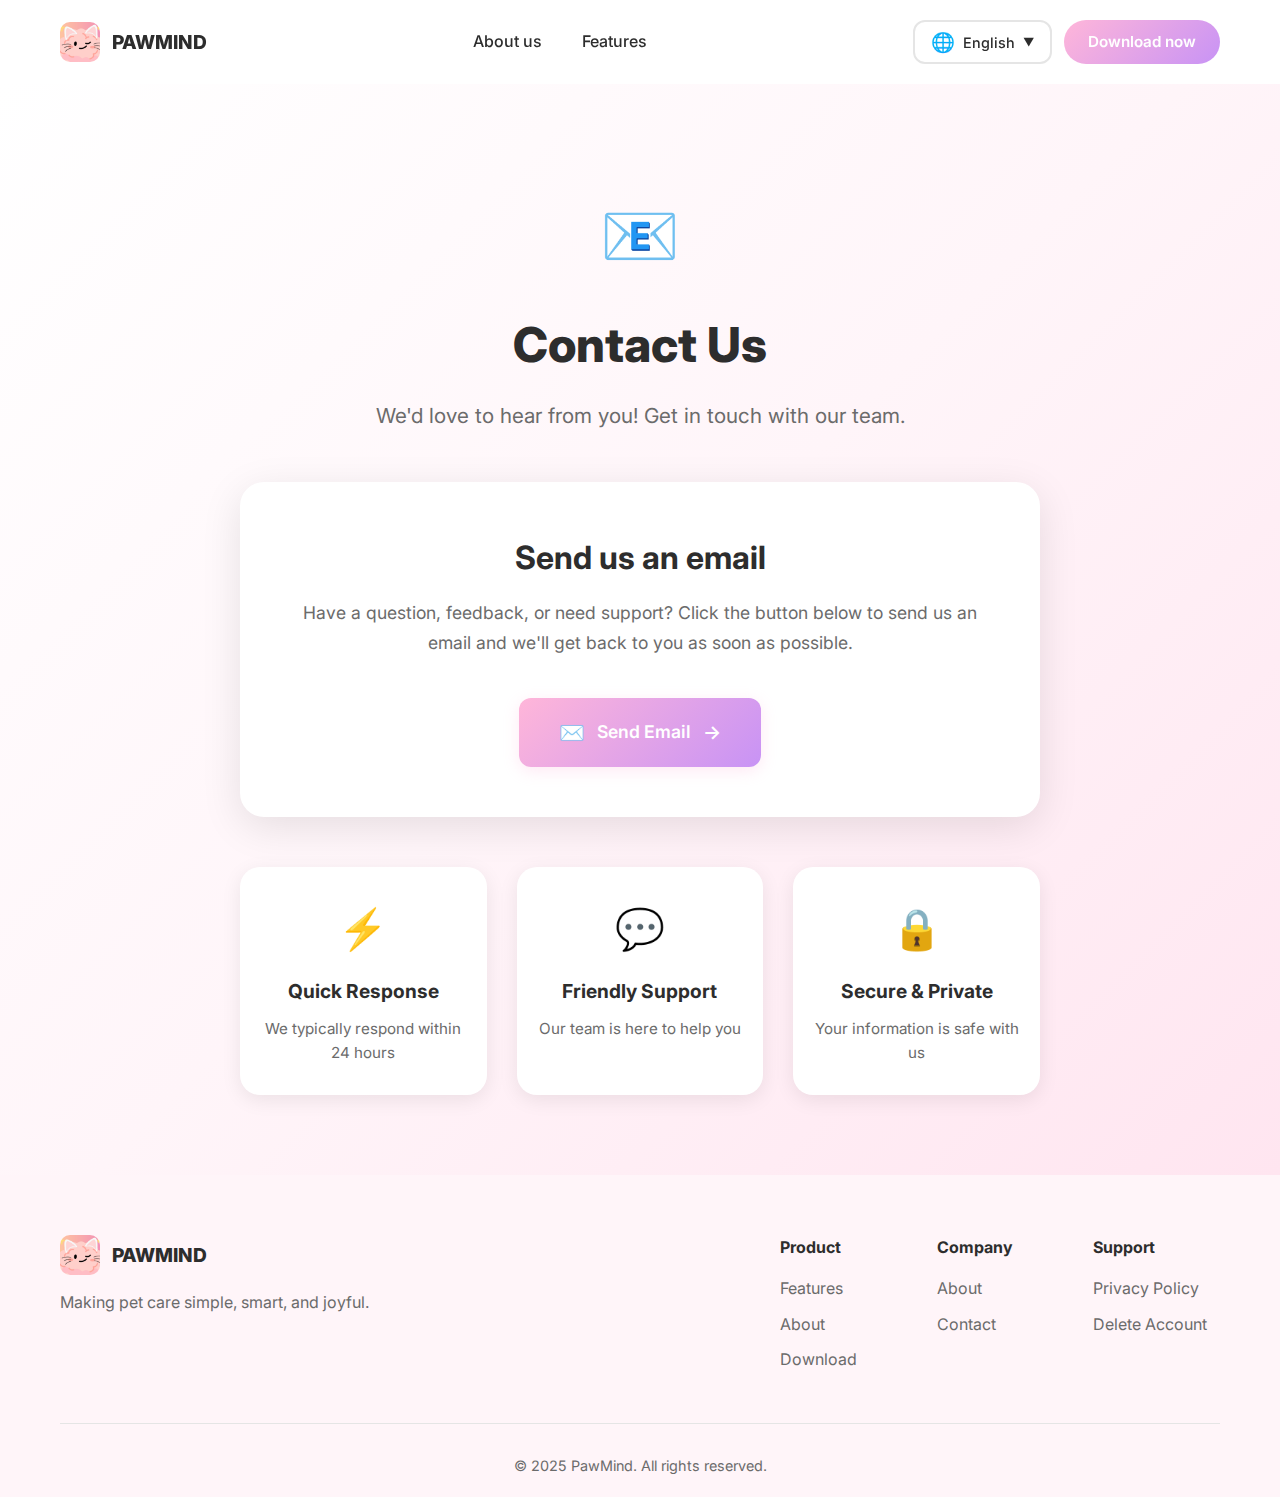
<file: contact.html>
<!DOCTYPE html>
<html lang="en">
  <head>
    <meta charset="UTF-8" />
    <meta name="viewport" content="width=device-width, initial-scale=1.0" />
    <title>Contact Us - PawMind</title>

    <!-- Favicon -->
    <link rel="icon" type="image/x-icon" href="assets/favicon.ico" />
    <link
      rel="icon"
      type="image/png"
      sizes="16x16"
      href="assets/favicon-16x16.png"
    />
    <link
      rel="icon"
      type="image/png"
      sizes="32x32"
      href="assets/favicon-32x32.png"
    />
    <link
      rel="apple-touch-icon"
      sizes="180x180"
      href="assets/apple-touch-icon.png"
    />
    <link
      rel="icon"
      type="image/png"
      sizes="192x192"
      href="assets/android-chrome-192x192.png"
    />
    <link
      rel="icon"
      type="image/png"
      sizes="512x512"
      href="assets/android-chrome-512x512.png"
    />

    <link rel="stylesheet" href="styles.css" />
    <link rel="preconnect" href="https://fonts.googleapis.com" />
    <link rel="preconnect" href="https://fonts.gstatic.com" crossorigin />
    <link
      href="https://fonts.googleapis.com/css2?family=Inter:wght@300;400;500;600;700;800&display=swap"
      rel="stylesheet"
    />
  </head>
  <body>
    <!-- Header -->
    <header class="header">
      <div class="container">
        <nav class="navbar">
          <a href="index.html" class="logo">
            <img src="assets/logo.png" alt="PawMind Logo" />
            <span>PAWMIND</span>
          </a>
          <ul class="nav-links">
            <li><a href="index.html#about">About us</a></li>
            <li>
              <a href="index.html#features">Features</a>
            </li>
          </ul>
          <div class="nav-right-group">
            <div class="nav-language-switcher" id="languageSwitcher">
              <button class="language-btn">
                <span class="globe-icon">🌐</span>
                <span class="current-language">English</span>
                <span class="dropdown-arrow">▼</span>
              </button>
              <div class="language-dropdown" id="languageDropdown">
                <div class="lang-option" data-lang="en">
                  <span class="lang-flag">🇺🇸</span>
                  <span>English</span>
                </div>
                <div class="lang-option" data-lang="es">
                  <span class="lang-flag">🇪🇸</span>
                  <span>Español</span>
                </div>
                <div class="lang-option" data-lang="zh">
                  <span class="lang-flag">🇨🇳</span>
                  <span>中文</span>
                </div>
              </div>
            </div>
            <a href="index.html#download" class="btn-download-nav"
              >Download now</a
            >
          </div>
          <button class="mobile-menu-btn" id="mobileMenuBtn">
            <span></span>
            <span></span>
            <span></span>
          </button>
        </nav>
      </div>
    </header>

    <!-- Mobile Menu -->
    <div class="mobile-menu" id="mobileMenu">
      <ul>
        <li><a href="index.html#about">About us</a></li>
        <li><a href="index.html#features">Features</a></li>
        <li class="mobile-menu-stores">
          <a href="index.html#download" class="store-badge-mobile apple-store">
            <svg
              class="badge-icon-mobile apple-icon"
              viewBox="0 0 24 24"
              fill="currentColor"
            >
              <path
                d="M17.05 20.28c-.98.95-2.05.8-3.08.35-1.09-.46-2.09-.48-3.24 0-1.44.62-2.2.44-3.06-.35C2.79 15.25 3.51 7.59 9.05 7.31c1.35.07 2.29.74 3.08.8 1.18-.24 2.31-.93 3.57-.84 1.51.12 2.65.72 3.4 1.8-3.12 1.87-2.38 5.98.48 7.13-.57 1.5-1.31 2.99-2.54 4.09l.01-.01zM12.03 7.25c-.15-2.23 1.66-4.07 3.74-4.25.29 2.58-2.34 4.5-3.74 4.25z"
              />
            </svg>
            <div class="badge-text-mobile">
              <span class="badge-subtitle-mobile">Download on the</span>
              <span class="badge-title-mobile">App Store</span>
            </div>
          </a>
          <a href="index.html#download" class="store-badge-mobile google-store">
            <svg
              class="badge-icon-mobile play-icon"
              viewBox="0 0 24 24"
              fill="none"
            >
              <path
                d="M3 20.5v-17c0-.59.34-1.11.84-1.35L13.69 12 3.84 21.85c-.5-.24-.84-.76-.84-1.35z"
                fill="#00D7FF"
              />
              <path
                d="M16.81 15.12l-3.12-3.12-10.85 10c.15.07.32.11.5.11.21 0 .42-.05.61-.15l12.86-6.84z"
                fill="#FFCE00"
              />
              <path
                d="M20.16 10.65l-3.35-1.78-3.12 3.13 3.12 3.12 3.35-1.78c.52-.28.84-.82.84-1.35s-.32-1.07-.84-1.34z"
                fill="#FF3A44"
              />
              <path
                d="M3.84 2.15c-.5.24-.84.76-.84 1.35v.01L13.69 12l3.12-3.12L3.95 2.04c-.04-.01-.07-.03-.11-.04 0 .05 0 .1 0 .15z"
                fill="#00F076"
              />
            </svg>
            <div class="badge-text-mobile">
              <span class="badge-subtitle-mobile">GET IT ON</span>
              <span class="badge-title-mobile">Google Play</span>
            </div>
          </a>
        </li>
      </ul>
    </div>

    <!-- Contact Us Content -->
    <section class="contact-page">
      <div class="container">
        <div class="contact-content">
          <div class="contact-icon">📧</div>
          <h1>Contact Us</h1>
          <p class="contact-subtitle">
            We'd love to hear from you! Get in touch with our team.
          </p>

          <div class="contact-card">
            <div class="contact-info">
              <h2>Send us an email</h2>
              <p>
                Have a question, feedback, or need support? Click the button
                below to send us an email and we'll get back to you as soon as
                possible.
              </p>
            </div>

            <div class="contact-actions">
              <a
                href="mailto:contact@charleslo.com?subject=Contact%20from%20PawMind%20Website"
                class="btn-contact-email"
              >
                <span class="email-icon">✉️</span>
                <span>Send Email</span>
                <span class="btn-arrow">→</span>
              </a>
            </div>
          </div>

          <div class="contact-features">
            <div class="contact-feature-item">
              <span class="feature-icon">⚡</span>
              <h3>Quick Response</h3>
              <p>We typically respond within 24 hours</p>
            </div>
            <div class="contact-feature-item">
              <span class="feature-icon">💬</span>
              <h3>Friendly Support</h3>
              <p>Our team is here to help you</p>
            </div>
            <div class="contact-feature-item">
              <span class="feature-icon">🔒</span>
              <h3>Secure & Private</h3>
              <p>Your information is safe with us</p>
            </div>
          </div>
        </div>
      </div>
    </section>

    <!-- Footer -->
    <footer class="footer">
      <div class="container">
        <div class="footer-content">
          <div class="footer-brand">
            <div class="footer-logo">
              <img src="assets/logo.png" alt="PawMind Logo" />
              <span>PAWMIND</span>
            </div>
            <p>Making pet care simple, smart, and joyful.</p>
          </div>
          <div class="footer-links">
            <div class="footer-column">
              <h4>Product</h4>
              <ul>
                <li><a href="index.html#features">Features</a></li>
                <li><a href="index.html#about">About</a></li>
                <li><a href="index.html#download">Download</a></li>
              </ul>
            </div>
            <div class="footer-column">
              <h4>Company</h4>
              <ul>
                <li><a href="index.html#about">About</a></li>
                <li><a href="contact.html">Contact</a></li>
              </ul>
            </div>
            <div class="footer-column">
              <h4>Support</h4>
              <ul>
                <li><a href="privacy.html">Privacy Policy</a></li>
                <li><a href="delete-account.html">Delete Account</a></li>
              </ul>
            </div>
          </div>
        </div>
        <div class="footer-bottom">
          <p>&copy; 2025 PawMind. All rights reserved.</p>
        </div>
      </div>
    </footer>

    <script src="language.js"></script>
    <script src="script.js"></script>
  </body>
</html>
</file>
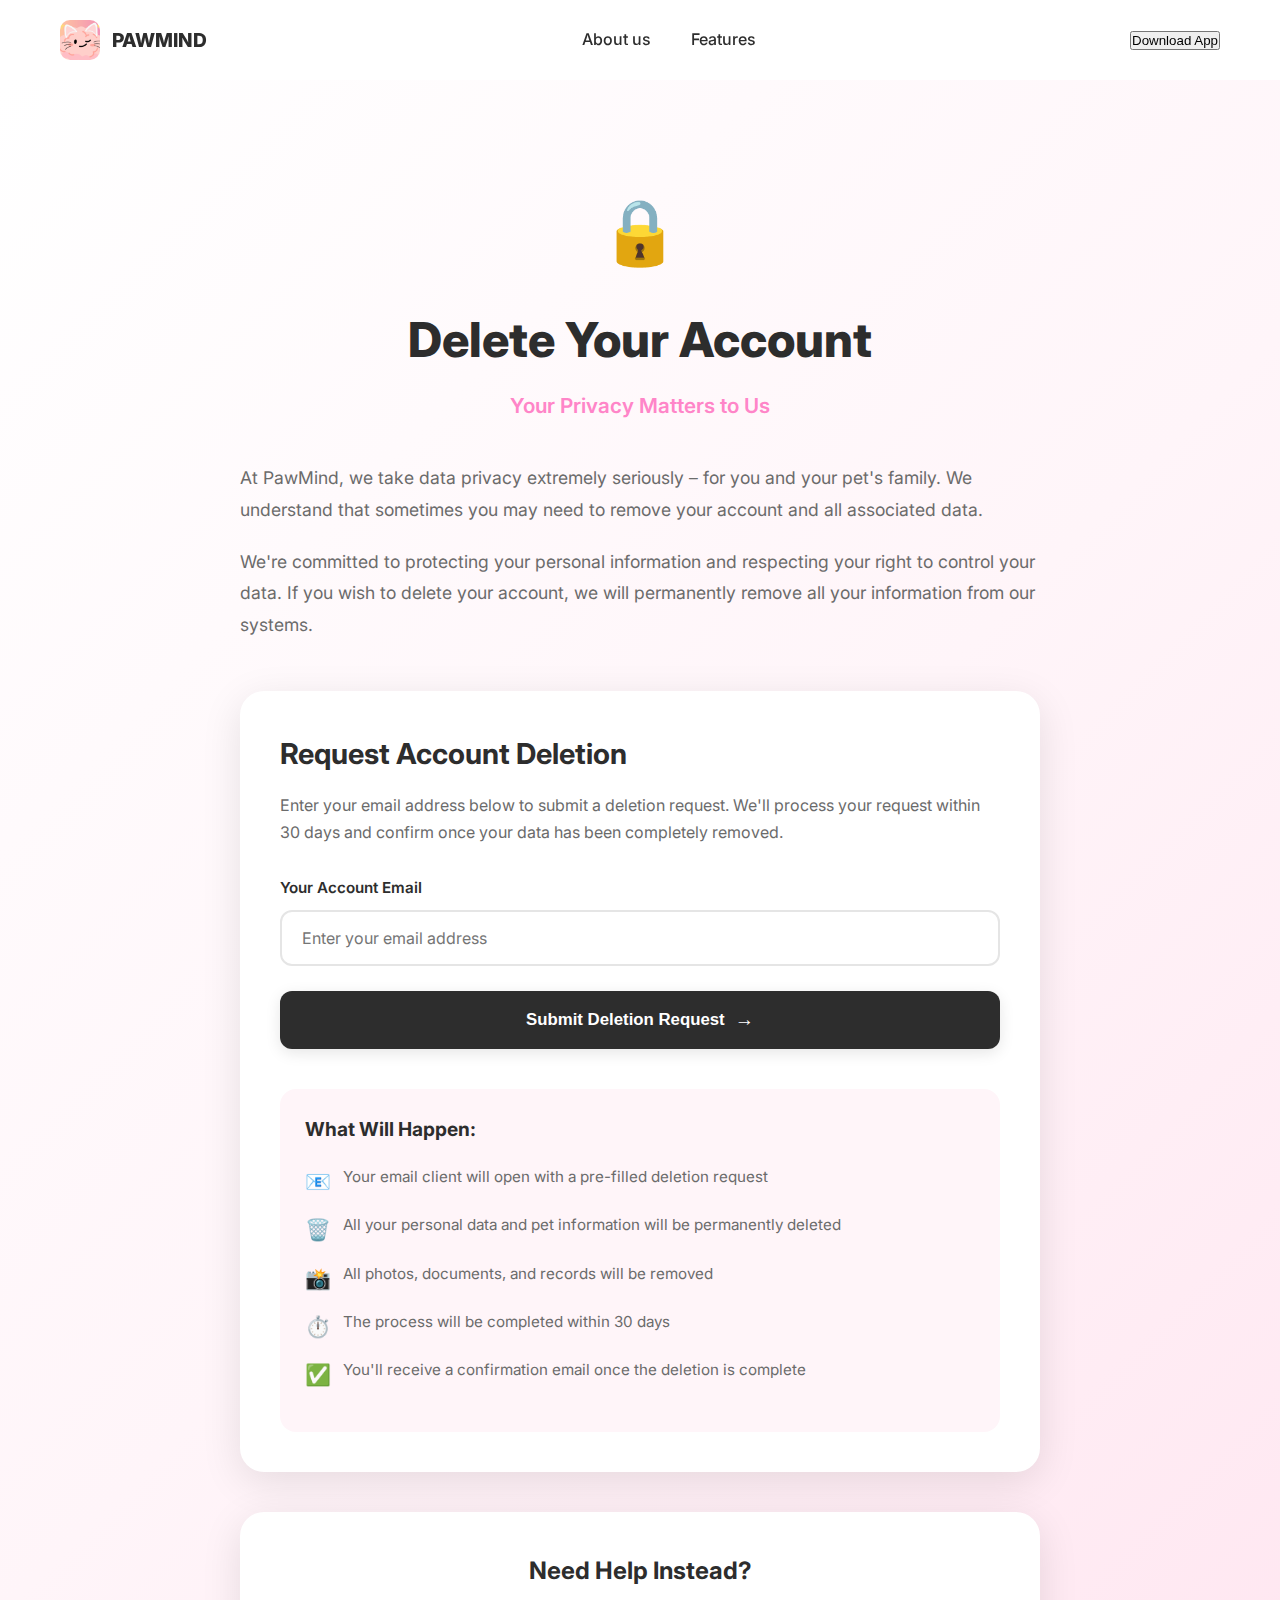
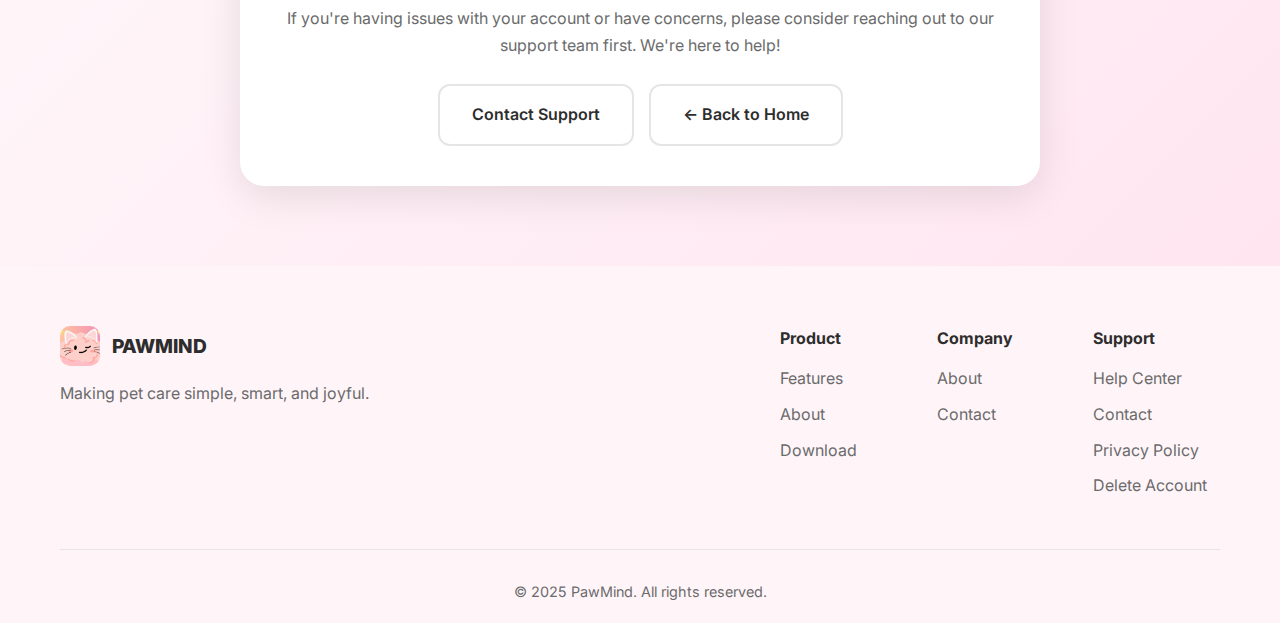
<file: delete-account.html>
<!DOCTYPE html>
<html lang="en">
  <head>
    <meta charset="UTF-8" />
    <meta name="viewport" content="width=device-width, initial-scale=1.0" />
    <title>Delete Account - PawMind</title>
    
    <!-- Favicon -->
    <link rel="icon" type="image/x-icon" href="assets/favicon.ico" />
    <link rel="icon" type="image/png" sizes="16x16" href="assets/favicon-16x16.png" />
    <link rel="icon" type="image/png" sizes="32x32" href="assets/favicon-32x32.png" />
    <link rel="apple-touch-icon" sizes="180x180" href="assets/apple-touch-icon.png" />
    <link rel="icon" type="image/png" sizes="192x192" href="assets/android-chrome-192x192.png" />
    <link rel="icon" type="image/png" sizes="512x512" href="assets/android-chrome-512x512.png" />
    
    <link rel="stylesheet" href="styles.css" />
    <link rel="preconnect" href="https://fonts.googleapis.com" />
    <link rel="preconnect" href="https://fonts.gstatic.com" crossorigin />
    <link
      href="https://fonts.googleapis.com/css2?family=Inter:wght@300;400;500;600;700;800&display=swap"
      rel="stylesheet"
    />
  </head>
  <body>
    <!-- Header -->
    <header class="header">
      <div class="container">
        <nav class="navbar">
          <a href="index.html" class="logo">
            <img src="assets/logo.png" alt="PawMind Logo" />
            <span>PAWMIND</span>
          </a>
          <ul class="nav-links">
            <li><a href="index.html#about">About us</a></li>
            <li><a href="index.html#features">Features</a></li>
          </ul>
          <button class="btn-download" onclick="window.location.href='index.html#download'">Download App</button>
          <button class="mobile-menu-btn" id="mobileMenuBtn">
            <span></span>
            <span></span>
            <span></span>
          </button>
        </nav>
      </div>
    </header>

    <!-- Mobile Menu -->
    <div class="mobile-menu" id="mobileMenu">
      <ul>
        <li><a href="index.html#about">About us</a></li>
        <li><a href="index.html#features">Features</a></li>
        <li><a href="index.html#download">Download App</a></li>
      </ul>
    </div>

    <!-- Delete Account Content -->
    <section class="delete-account-page">
      <div class="container">
        <div class="delete-account-content">
          <div class="delete-icon">🔒</div>
          <h1>Delete Your Account</h1>
          <p class="subtitle">Your Privacy Matters to Us</p>

          <div class="delete-intro">
            <p>
              At PawMind, we take data privacy extremely seriously – for you and your pet's family. We understand that sometimes you may need to remove your account and all associated data.
            </p>
            <p>
              We're committed to protecting your personal information and respecting your right to control your data. If you wish to delete your account, we will permanently remove all your information from our systems.
            </p>
          </div>

          <div class="delete-form-card">
            <h2>Request Account Deletion</h2>
            <p class="form-description">
              Enter your email address below to submit a deletion request. We'll process your request within 30 days and confirm once your data has been completely removed.
            </p>

            <form id="deleteAccountForm" class="delete-form">
              <div class="form-group">
                <label for="userEmail">Your Account Email</label>
                <input 
                  type="email" 
                  id="userEmail" 
                  name="userEmail" 
                  placeholder="Enter your email address"
                  required
                />
              </div>

              <button type="submit" class="btn-delete">
                <span>Submit Deletion Request</span>
                <span class="btn-arrow">→</span>
              </button>
            </form>

            <div class="delete-info">
              <h3>What Will Happen:</h3>
              <ul>
                <li>
                  <span class="info-icon">📧</span>
                  <span>Your email client will open with a pre-filled deletion request</span>
                </li>
                <li>
                  <span class="info-icon">🗑️</span>
                  <span>All your personal data and pet information will be permanently deleted</span>
                </li>
                <li>
                  <span class="info-icon">📸</span>
                  <span>All photos, documents, and records will be removed</span>
                </li>
                <li>
                  <span class="info-icon">⏱️</span>
                  <span>The process will be completed within 30 days</span>
                </li>
                <li>
                  <span class="info-icon">✅</span>
                  <span>You'll receive a confirmation email once the deletion is complete</span>
                </li>
              </ul>
            </div>
          </div>

          <div class="alternative-options">
            <h3>Need Help Instead?</h3>
            <p>
              If you're having issues with your account or have concerns, please consider reaching out to our support team first. We're here to help!
            </p>
            <div class="option-buttons">
              <a href="mailto:support@pawmind.app" class="btn-secondary">
                <span>Contact Support</span>
              </a>
              <a href="index.html" class="btn-secondary">
                <span>← Back to Home</span>
              </a>
            </div>
          </div>
        </div>
      </div>
    </section>

    <!-- Footer -->
    <footer class="footer">
      <div class="container">
        <div class="footer-content">
          <div class="footer-brand">
            <div class="footer-logo">
              <img src="assets/logo.png" alt="PawMind Logo" />
              <span>PAWMIND</span>
            </div>
            <p>Making pet care simple, smart, and joyful.</p>
          </div>
          <div class="footer-links">
            <div class="footer-column">
              <h4>Product</h4>
              <ul>
                <li><a href="index.html#features">Features</a></li>
                <li><a href="index.html#about">About</a></li>
                <li><a href="index.html#download">Download</a></li>
              </ul>
            </div>
            <div class="footer-column">
              <h4>Company</h4>
              <ul>
                <li><a href="index.html#about">About</a></li>
                <li><a href="#contact">Contact</a></li>
              </ul>
            </div>
            <div class="footer-column">
              <h4>Support</h4>
              <ul>
                <li><a href="#help">Help Center</a></li>
                <li><a href="#contact">Contact</a></li>
                <li><a href="privacy.html">Privacy Policy</a></li>
                <li><a href="delete-account.html">Delete Account</a></li>
              </ul>
            </div>
          </div>
        </div>
        <div class="footer-bottom">
          <p>&copy; 2025 PawMind. All rights reserved.</p>
        </div>
      </div>
    </footer>

    <script src="script.js"></script>
    <script>
      // Handle delete account form submission
      document.getElementById('deleteAccountForm').addEventListener('submit', function(e) {
        e.preventDefault();
        
        const userEmail = document.getElementById('userEmail').value;
        
        // Compose email
        const recipientEmail = 'contact@pawmind.app';
        const subject = encodeURIComponent('Account Deletion Request - PawMind');
        const body = encodeURIComponent(
          `Hello PawMind Team,\n\n` +
          `I would like to request the complete deletion of my account and all associated data.\n\n` +
          `Account Email: ${userEmail}\n\n` +
          `Please remove all my personal information, pet data, photos, documents, and records from your systems. I understand that this action is permanent and cannot be undone.\n\n` +
          `Please confirm once the deletion process is complete.\n\n` +
          `Thank you,\n` +
          `${userEmail}`
        );
        
        // Open email client
        window.location.href = `mailto:${recipientEmail}?subject=${subject}&body=${body}`;
        
        // Show confirmation message
        setTimeout(() => {
          alert('📧 Your email client should now be open with the deletion request. Please send the email to complete your request.');
        }, 500);
      });
    </script>
  </body>
</html>
</file>
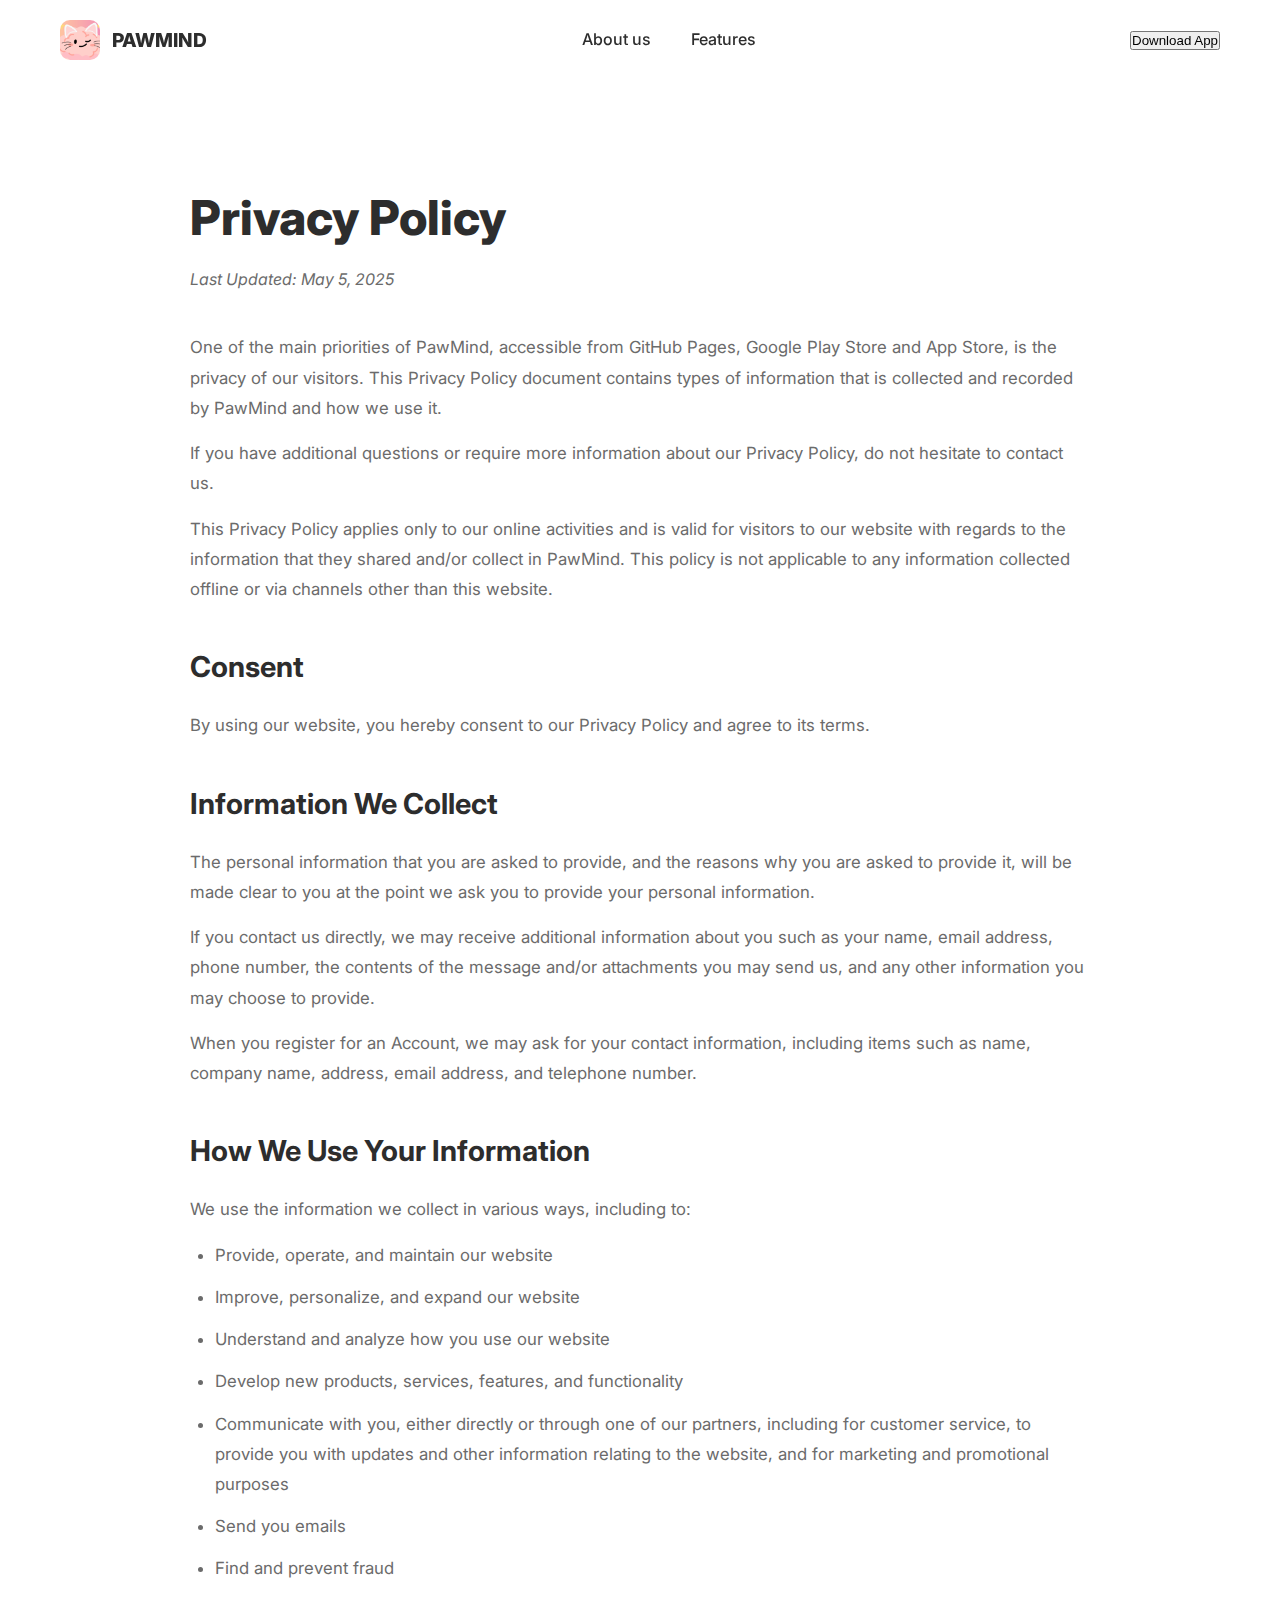
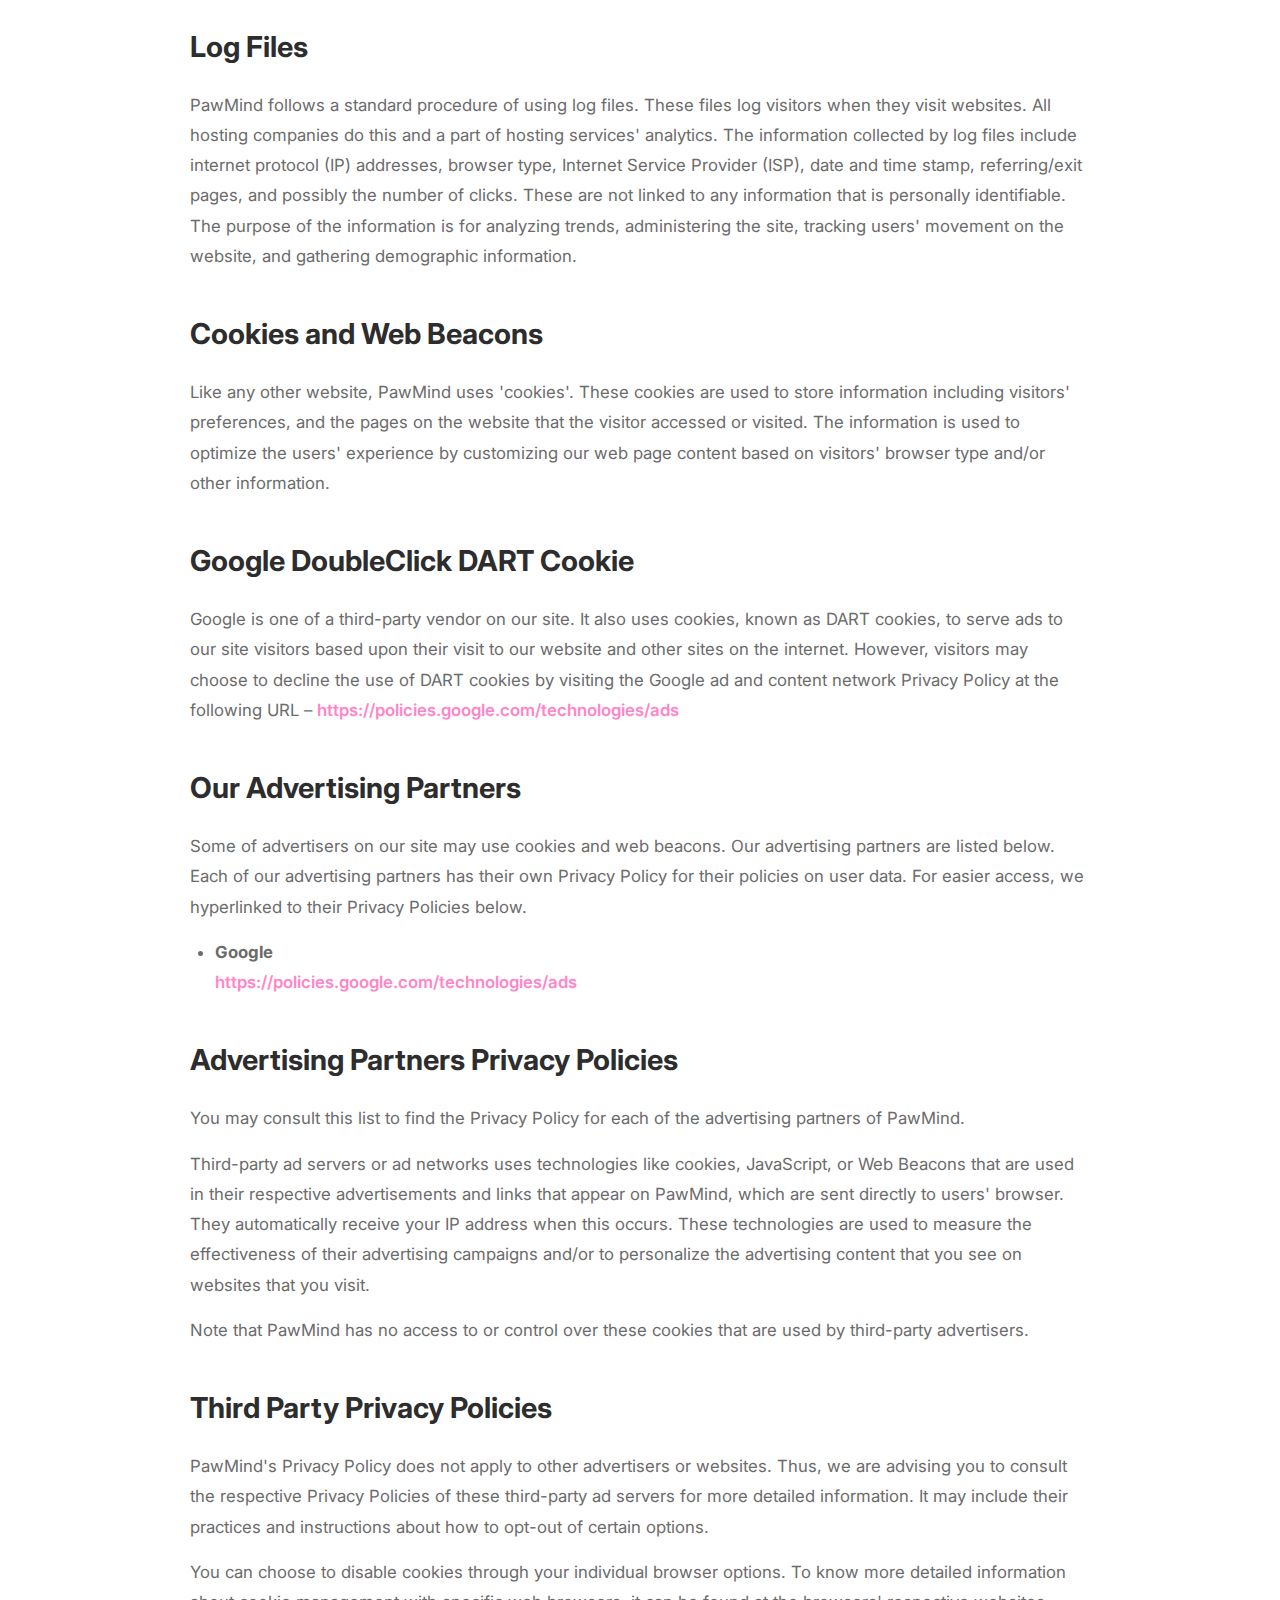
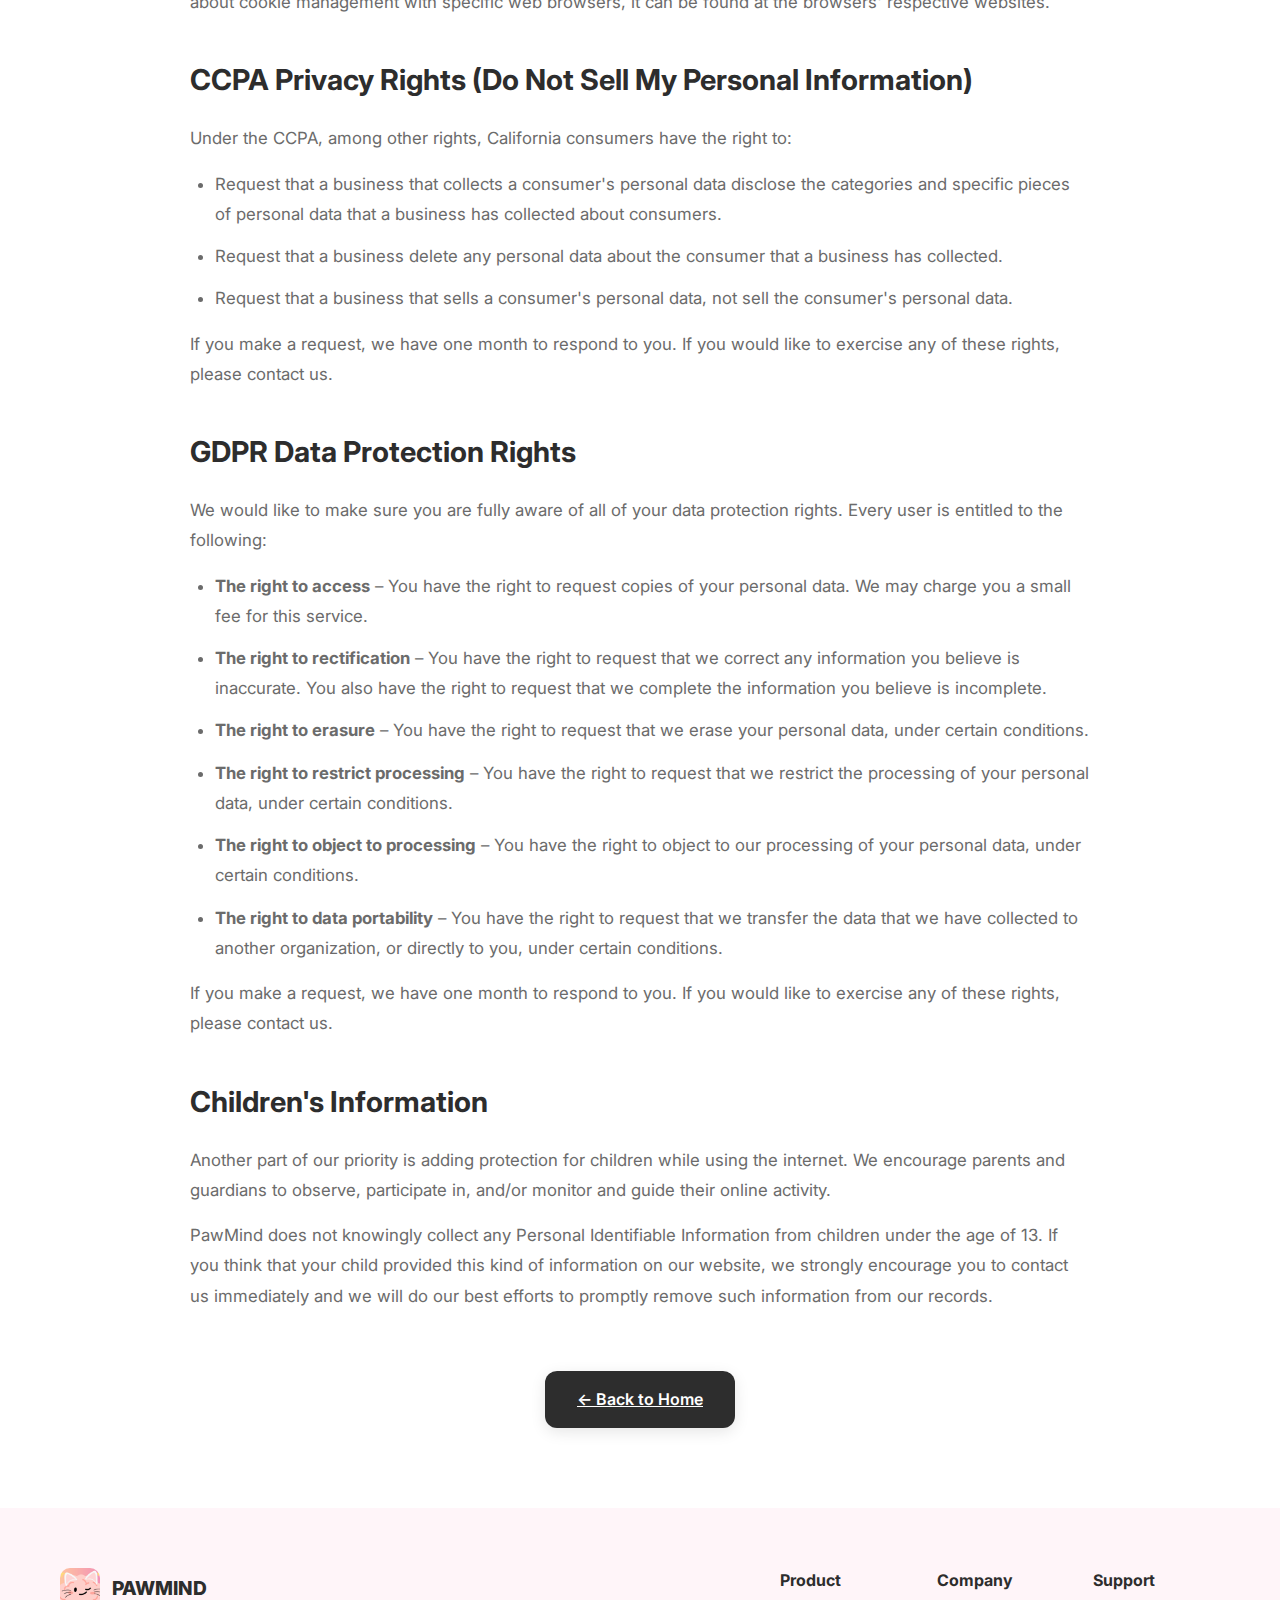
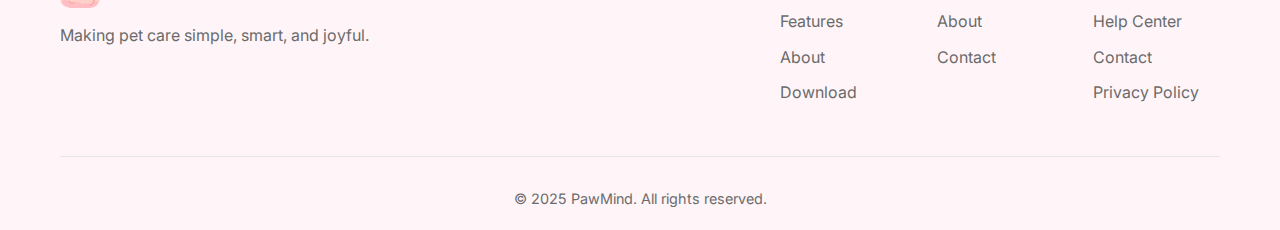
<file: privacy.html>
<!DOCTYPE html>
<html lang="en">
  <head>
    <meta charset="UTF-8" />
    <meta name="viewport" content="width=device-width, initial-scale=1.0" />
    <title>Privacy Policy - PawMind</title>
    
    <!-- Favicon -->
    <link rel="icon" type="image/x-icon" href="assets/favicon.ico" />
    <link rel="icon" type="image/png" sizes="16x16" href="assets/favicon-16x16.png" />
    <link rel="icon" type="image/png" sizes="32x32" href="assets/favicon-32x32.png" />
    <link rel="apple-touch-icon" sizes="180x180" href="assets/apple-touch-icon.png" />
    <link rel="icon" type="image/png" sizes="192x192" href="assets/android-chrome-192x192.png" />
    <link rel="icon" type="image/png" sizes="512x512" href="assets/android-chrome-512x512.png" />
    
    <link rel="stylesheet" href="styles.css" />
    <link rel="preconnect" href="https://fonts.googleapis.com" />
    <link rel="preconnect" href="https://fonts.gstatic.com" crossorigin />
    <link
      href="https://fonts.googleapis.com/css2?family=Inter:wght@300;400;500;600;700;800&display=swap"
      rel="stylesheet"
    />
  </head>
  <body>
    <!-- Header -->
    <header class="header">
      <div class="container">
        <nav class="navbar">
          <a href="index.html" class="logo">
            <img src="assets/logo.png" alt="PawMind Logo" />
            <span>PAWMIND</span>
          </a>
          <ul class="nav-links">
            <li><a href="index.html#about">About us</a></li>
            <li><a href="index.html#features">Features</a></li>
          </ul>
          <button class="btn-download" onclick="window.location.href='index.html#download'">Download App</button>
          <button class="mobile-menu-btn" id="mobileMenuBtn">
            <span></span>
            <span></span>
            <span></span>
          </button>
        </nav>
      </div>
    </header>

    <!-- Mobile Menu -->
    <div class="mobile-menu" id="mobileMenu">
      <ul>
        <li><a href="index.html#about">About us</a></li>
        <li><a href="index.html#features">Features</a></li>
        <li><a href="index.html#download">Download App</a></li>
      </ul>
    </div>

    <!-- Privacy Policy Content -->
    <section class="privacy-page">
      <div class="container">
        <div class="privacy-content">
          <h1>Privacy Policy</h1>
          <p class="last-updated">Last Updated: May 5, 2025</p>

          <div class="privacy-section">
            <p>
              One of the main priorities of PawMind, accessible from GitHub Pages, Google Play Store and App Store, is the privacy of our visitors. This Privacy Policy document contains types of information that is collected and recorded by PawMind and how we use it.
            </p>
            <p>
              If you have additional questions or require more information about our Privacy Policy, do not hesitate to contact us.
            </p>
            <p>
              This Privacy Policy applies only to our online activities and is valid for visitors to our website with regards to the information that they shared and/or collect in PawMind. This policy is not applicable to any information collected offline or via channels other than this website.
            </p>
          </div>

          <div class="privacy-section">
            <h2>Consent</h2>
            <p>
              By using our website, you hereby consent to our Privacy Policy and agree to its terms.
            </p>
          </div>

          <div class="privacy-section">
            <h2>Information We Collect</h2>
            <p>
              The personal information that you are asked to provide, and the reasons why you are asked to provide it, will be made clear to you at the point we ask you to provide your personal information.
            </p>
            <p>
              If you contact us directly, we may receive additional information about you such as your name, email address, phone number, the contents of the message and/or attachments you may send us, and any other information you may choose to provide.
            </p>
            <p>
              When you register for an Account, we may ask for your contact information, including items such as name, company name, address, email address, and telephone number.
            </p>
          </div>

          <div class="privacy-section">
            <h2>How We Use Your Information</h2>
            <p>We use the information we collect in various ways, including to:</p>
            <ul>
              <li>Provide, operate, and maintain our website</li>
              <li>Improve, personalize, and expand our website</li>
              <li>Understand and analyze how you use our website</li>
              <li>Develop new products, services, features, and functionality</li>
              <li>Communicate with you, either directly or through one of our partners, including for customer service, to provide you with updates and other information relating to the website, and for marketing and promotional purposes</li>
              <li>Send you emails</li>
              <li>Find and prevent fraud</li>
            </ul>
          </div>

          <div class="privacy-section">
            <h2>Log Files</h2>
            <p>
              PawMind follows a standard procedure of using log files. These files log visitors when they visit websites. All hosting companies do this and a part of hosting services' analytics. The information collected by log files include internet protocol (IP) addresses, browser type, Internet Service Provider (ISP), date and time stamp, referring/exit pages, and possibly the number of clicks. These are not linked to any information that is personally identifiable. The purpose of the information is for analyzing trends, administering the site, tracking users' movement on the website, and gathering demographic information.
            </p>
          </div>

          <div class="privacy-section">
            <h2>Cookies and Web Beacons</h2>
            <p>
              Like any other website, PawMind uses 'cookies'. These cookies are used to store information including visitors' preferences, and the pages on the website that the visitor accessed or visited. The information is used to optimize the users' experience by customizing our web page content based on visitors' browser type and/or other information.
            </p>
          </div>

          <div class="privacy-section">
            <h2>Google DoubleClick DART Cookie</h2>
            <p>
              Google is one of a third-party vendor on our site. It also uses cookies, known as DART cookies, to serve ads to our site visitors based upon their visit to our website and other sites on the internet. However, visitors may choose to decline the use of DART cookies by visiting the Google ad and content network Privacy Policy at the following URL – <a href="https://policies.google.com/technologies/ads" target="_blank" rel="noopener noreferrer">https://policies.google.com/technologies/ads</a>
            </p>
          </div>

          <div class="privacy-section">
            <h2>Our Advertising Partners</h2>
            <p>
              Some of advertisers on our site may use cookies and web beacons. Our advertising partners are listed below. Each of our advertising partners has their own Privacy Policy for their policies on user data. For easier access, we hyperlinked to their Privacy Policies below.
            </p>
            <ul>
              <li>
                <strong>Google</strong><br>
                <a href="https://policies.google.com/technologies/ads" target="_blank" rel="noopener noreferrer">https://policies.google.com/technologies/ads</a>
              </li>
            </ul>
          </div>

          <div class="privacy-section">
            <h2>Advertising Partners Privacy Policies</h2>
            <p>
              You may consult this list to find the Privacy Policy for each of the advertising partners of PawMind.
            </p>
            <p>
              Third-party ad servers or ad networks uses technologies like cookies, JavaScript, or Web Beacons that are used in their respective advertisements and links that appear on PawMind, which are sent directly to users' browser. They automatically receive your IP address when this occurs. These technologies are used to measure the effectiveness of their advertising campaigns and/or to personalize the advertising content that you see on websites that you visit.
            </p>
            <p>
              Note that PawMind has no access to or control over these cookies that are used by third-party advertisers.
            </p>
          </div>

          <div class="privacy-section">
            <h2>Third Party Privacy Policies</h2>
            <p>
              PawMind's Privacy Policy does not apply to other advertisers or websites. Thus, we are advising you to consult the respective Privacy Policies of these third-party ad servers for more detailed information. It may include their practices and instructions about how to opt-out of certain options.
            </p>
            <p>
              You can choose to disable cookies through your individual browser options. To know more detailed information about cookie management with specific web browsers, it can be found at the browsers' respective websites.
            </p>
          </div>

          <div class="privacy-section">
            <h2>CCPA Privacy Rights (Do Not Sell My Personal Information)</h2>
            <p>Under the CCPA, among other rights, California consumers have the right to:</p>
            <ul>
              <li>Request that a business that collects a consumer's personal data disclose the categories and specific pieces of personal data that a business has collected about consumers.</li>
              <li>Request that a business delete any personal data about the consumer that a business has collected.</li>
              <li>Request that a business that sells a consumer's personal data, not sell the consumer's personal data.</li>
            </ul>
            <p>
              If you make a request, we have one month to respond to you. If you would like to exercise any of these rights, please contact us.
            </p>
          </div>

          <div class="privacy-section">
            <h2>GDPR Data Protection Rights</h2>
            <p>
              We would like to make sure you are fully aware of all of your data protection rights. Every user is entitled to the following:
            </p>
            <ul>
              <li><strong>The right to access</strong> – You have the right to request copies of your personal data. We may charge you a small fee for this service.</li>
              <li><strong>The right to rectification</strong> – You have the right to request that we correct any information you believe is inaccurate. You also have the right to request that we complete the information you believe is incomplete.</li>
              <li><strong>The right to erasure</strong> – You have the right to request that we erase your personal data, under certain conditions.</li>
              <li><strong>The right to restrict processing</strong> – You have the right to request that we restrict the processing of your personal data, under certain conditions.</li>
              <li><strong>The right to object to processing</strong> – You have the right to object to our processing of your personal data, under certain conditions.</li>
              <li><strong>The right to data portability</strong> – You have the right to request that we transfer the data that we have collected to another organization, or directly to you, under certain conditions.</li>
            </ul>
            <p>
              If you make a request, we have one month to respond to you. If you would like to exercise any of these rights, please contact us.
            </p>
          </div>

          <div class="privacy-section">
            <h2>Children's Information</h2>
            <p>
              Another part of our priority is adding protection for children while using the internet. We encourage parents and guardians to observe, participate in, and/or monitor and guide their online activity.
            </p>
            <p>
              PawMind does not knowingly collect any Personal Identifiable Information from children under the age of 13. If you think that your child provided this kind of information on our website, we strongly encourage you to contact us immediately and we will do our best efforts to promptly remove such information from our records.
            </p>
          </div>

          <div class="privacy-back-link">
            <a href="index.html" class="btn-primary">
              <span>← Back to Home</span>
            </a>
          </div>
        </div>
      </div>
    </section>

    <!-- Footer -->
    <footer class="footer">
      <div class="container">
        <div class="footer-content">
          <div class="footer-brand">
            <div class="footer-logo">
              <img src="assets/logo.png" alt="PawMind Logo" />
              <span>PAWMIND</span>
            </div>
            <p>Making pet care simple, smart, and joyful.</p>
          </div>
          <div class="footer-links">
            <div class="footer-column">
              <h4>Product</h4>
              <ul>
                <li><a href="index.html#features">Features</a></li>
                <li><a href="index.html#about">About</a></li>
                <li><a href="index.html#download">Download</a></li>
              </ul>
            </div>
            <div class="footer-column">
              <h4>Company</h4>
              <ul>
                <li><a href="index.html#about">About</a></li>
                <li><a href="#contact">Contact</a></li>
              </ul>
            </div>
            <div class="footer-column">
              <h4>Support</h4>
              <ul>
                <li><a href="#help">Help Center</a></li>
                <li><a href="#contact">Contact</a></li>
                <li><a href="privacy.html">Privacy Policy</a></li>
              </ul>
            </div>
          </div>
        </div>
        <div class="footer-bottom">
          <p>&copy; 2025 PawMind. All rights reserved.</p>
        </div>
      </div>
    </footer>

    <script src="script.js"></script>
  </body>
</html>
</file>
<file: styles.css>
* {
    margin: 0;
    padding: 0;
    box-sizing: border-box;
}

:root {
    --primary-color: #FFB6D9;
    --secondary-color: #FFA8E0;
    --accent-color: #FF85C8;
    --dark-color: #2D2D2D;
    --light-bg: #FFF5F9;
    --white: #FFFFFF;
    --gray: #6B6B6B;
    --light-gray: #E5E5E5;
    --gradient-1: linear-gradient(135deg, #FFB6D9 0%, #FFA8E0 100%);
    --gradient-2: linear-gradient(135deg, #FFE5F0 0%, #FFF5F9 100%);
}

body {
    font-family: 'Inter', -apple-system, BlinkMacSystemFont, 'Segoe UI', sans-serif;
    color: var(--dark-color);
    line-height: 1.6;
    overflow-x: hidden;
}

.container {
    max-width: 1200px;
    margin: 0 auto;
    padding: 0 20px;
}

/* Hero Container - Unified background for header and hero */
.hero-container {
    background: linear-gradient(135deg, #FFFFFF 0%, #FFF5F9 50%, #FFE5F0 100%);
    border: 1px solid rgba(255, 182, 217, 0.4);
    border-radius: 32px;
    margin: 20px;
    overflow: hidden;
    position: relative;
    box-shadow: 0 4px 20px rgba(0, 0, 0, 0.08);
}

/* Header */
.header {
    background: transparent;
    padding: 20px 0;
    position: sticky;
    top: 0;
    z-index: 1000;
}

.navbar {
    display: flex;
    justify-content: space-between;
    align-items: center;
}

.logo {
    display: flex;
    align-items: center;
    gap: 12px;
    font-weight: 800;
    font-size: 1.2rem;
    color: var(--dark-color);
    text-decoration: none;
    transition: opacity 0.3s;
}

.logo:hover {
    opacity: 0.8;
}

.logo img {
    width: 40px;
    height: 40px;
    border-radius: 10px;
}

.nav-links {
    display: flex;
    list-style: none;
    gap: 40px;
}

.nav-links a {
    text-decoration: none;
    color: var(--dark-color);
    font-weight: 500;
    transition: color 0.3s;
}

.nav-links a:hover {
    color: var(--accent-color);
}

/* Navigation Right Group - Language and Download */
.nav-right-group {
    display: flex;
    align-items: center;
    gap: 12px;
}

/* Navigation Download Button */
.btn-download-nav {
    padding: 10px 24px;
    background: linear-gradient(135deg, #ffb6d9 0%, #c893f5 100%);
    color: white;
    border-radius: 25px;
    font-weight: 600;
    font-size: 0.95rem;
    transition: all 0.3s;
    text-decoration: none;
    display: inline-block;
    margin-right: 0;
}

.btn-download-nav:hover {
    transform: translateY(-2px);
    box-shadow: 0 6px 20px rgba(255, 182, 217, 0.4);
}

/* Language Switcher */
.nav-language-switcher {
    position: relative;
}

.language-btn {
    display: flex;
    align-items: center;
    gap: 8px;
    padding: 8px 16px;
    background: white;
    border: 2px solid var(--light-gray);
    border-radius: 12px;
    cursor: pointer;
    font-size: 0.9rem;
    font-weight: 500;
    color: var(--text-color);
    transition: all 0.3s;
    font-family: inherit;
    outline: none;
}

.language-btn:hover {
    border-color: var(--accent-color);
    box-shadow: 0 2px 8px rgba(255, 182, 217, 0.2);
}

.globe-icon {
    font-size: 1.2rem;
}

.dropdown-arrow {
    font-size: 0.7rem;
    transition: transform 0.3s;
}

.language-dropdown.active .dropdown-arrow {
    transform: rotate(180deg);
}

.language-dropdown {
    position: absolute;
    top: calc(100% + 8px);
    right: 0;
    background: white;
    border: 2px solid var(--light-gray);
    border-radius: 12px;
    box-shadow: 0 4px 20px rgba(0, 0, 0, 0.15);
    min-width: 160px;
    opacity: 0;
    visibility: hidden;
    transform: translateY(-10px);
    transition: all 0.3s;
    z-index: 10000;
    pointer-events: none;
}

.language-dropdown.active {
    opacity: 1;
    visibility: visible;
    transform: translateY(0);
    pointer-events: auto;
}

.lang-option {
    display: flex;
    align-items: center;
    gap: 12px;
    padding: 12px 16px;
    cursor: pointer;
    transition: all 0.2s;
    font-size: 0.9rem;
}

.lang-option:first-child {
    border-radius: 10px 10px 0 0;
}

.lang-option:last-child {
    border-radius: 0 0 10px 10px;
}

.lang-option:hover {
    background: linear-gradient(135deg, #ffb6d9 0%, #c893f5 100%);
    color: white;
}

.lang-flag {
    font-size: 1.3rem;
}


.mobile-menu-btn {
    display: none;
    flex-direction: column;
    gap: 5px;
    background: none;
    border: none;
    cursor: pointer;
}

.mobile-menu-btn span {
    width: 25px;
    height: 3px;
    background: var(--dark-color);
    border-radius: 2px;
    transition: all 0.3s;
}

.mobile-menu {
    display: none;
    position: fixed;
    top: 80px;
    left: 20px;
    right: 20px;
    background: var(--white);
    border-radius: 16px;
    box-shadow: 0 5px 20px rgba(0, 0, 0, 0.1);
    z-index: 999;
    border: 1px solid rgba(255, 182, 217, 0.2);
}

.mobile-menu.active {
    display: block;
}

.mobile-menu ul {
    list-style: none;
    padding: 20px;
}

.mobile-menu ul li {
    padding: 15px 0;
    border-bottom: 1px solid var(--light-gray);
}

.mobile-menu ul li a {
    text-decoration: none;
    color: var(--dark-color);
    font-weight: 500;
}

.mobile-menu-stores {
    display: flex;
    flex-direction: column;
    align-items: stretch;
    gap: 10px;
    padding: 10px 0;
    border-bottom: none !important;
}

.store-badge-mobile {
    display: flex;
    align-items: center;
    gap: 10px;
    padding: 12px 20px;
    background: #000000;
    color: #ffffff;
    border-radius: 8px;
    text-decoration: none;
    transition: all 0.3s;
}

.store-badge-mobile:hover {
    background: #2a2a2a;
}

.badge-icon-mobile {
    width: 26px;
    height: 26px;
    flex-shrink: 0;
}

.badge-text-mobile {
    display: flex;
    flex-direction: column;
    align-items: flex-start;
    line-height: 1.2;
}

.badge-subtitle-mobile {
    font-size: 0.6rem;
    font-weight: 400;
    opacity: 0.9;
    text-transform: uppercase;
    letter-spacing: 0.3px;
}

.badge-title-mobile {
    font-size: 1.05rem;
    font-weight: 600;
    margin-top: 1px;
}

/* Hero Section */
.hero {
    background: transparent;
    padding: 40px 0 100px;
    position: relative;
    overflow: hidden;
}

.hero::before {
    content: '';
    position: absolute;
    top: -100px;
    right: -100px;
    width: 500px;
    height: 500px;
    background: var(--gradient-1);
    opacity: 0.08;
    border-radius: 50%;
    filter: blur(100px);
}

.hero::after {
    content: '';
    position: absolute;
    bottom: -150px;
    left: -150px;
    width: 400px;
    height: 400px;
    background: linear-gradient(135deg, #B8A8FF 0%, #9B7FFF 100%);
    opacity: 0.06;
    border-radius: 50%;
    filter: blur(100px);
}

.hero-content {
    display: grid;
    grid-template-columns: 1.2fr 1fr;
    gap: 80px;
    align-items: center;
    position: relative;
    z-index: 1;
}

.hero-phone-section {
    width: 100%;
    display: flex;
    gap: 30px;
    align-items: center;
    flex-direction: row-reverse;
    justify-content: center;
}

.hero-badge {
    display: inline-flex;
    align-items: center;
    gap: 8px;
    background: linear-gradient(135deg, #E8F8F0 0%, #D4F4E8 100%);
    padding: 10px 20px;
    border-radius: 50px;
    font-size: 0.9rem;
    font-weight: 600;
    color: #2D8659;
    margin-bottom: 25px;
    box-shadow: 0 4px 15px rgba(45, 134, 89, 0.1);
}

.badge-icon {
    font-size: 1.1rem;
}

.hero-text h1 {
    font-size: 3.5rem;
    font-weight: 800;
    line-height: 1.15;
    margin-bottom: 25px;
    color: var(--dark-color);
    letter-spacing: -0.02em;
    word-wrap: break-word;
    overflow-wrap: break-word;
    hyphens: auto;
}

.hero-text p {
    font-size: 1.15rem;
    color: var(--gray);
    margin-bottom: 35px;
    line-height: 1.7;
    max-width: 550px;
}

.hero-buttons {
    display: flex;
    gap: 15px;
    margin-bottom: 20px;
    flex-wrap: wrap;
}

/* Hero Scroll Indicator */
.hero-scroll-indicator {
    display: flex;
    flex-direction: column;
    align-items: center;
    gap: 10px;
    position: absolute;
    bottom: 20px;
    left: 50%;
    transform: translateX(-50%);
    cursor: pointer;
    transition: transform 0.3s ease;
    z-index: 10;
}

.scroll-arrows {
    display: flex;
    flex-direction: row;
    align-items: center;
    gap: 8px;
}

.scroll-arrow {
    font-size: 1.5rem;
    color: var(--gray);
    animation: bounce 2s ease-in-out infinite;
    display: block;
}

.scroll-arrow:nth-child(1) {
    animation-delay: 0s;
}

.scroll-arrow:nth-child(2) {
    animation-delay: 0.2s;
}

.scroll-arrow:nth-child(3) {
    animation-delay: 0.4s;
}

@keyframes bounce {
    0%, 100% {
        transform: translateY(0);
        opacity: 0.4;
    }
    50% {
        transform: translateY(10px);
        opacity: 1;
    }
}

.scroll-text {
    font-size: 0.9rem;
    color: var(--gray);
    font-weight: 500;
    margin-top: 5px;
}

.hero-scroll-indicator:hover {
    transform: translateX(-50%) translateY(5px);
}

.hero-scroll-indicator:hover .scroll-arrow {
    color: var(--accent-color);
}

.hero-scroll-indicator:hover .scroll-text {
    color: var(--accent-color);
}

.store-badge {
    display: flex;
    align-items: center;
    gap: 10px;
    padding: 12px 24px;
    background: #000000;
    color: #ffffff;
    border: none;
    border-radius: 8px;
    font-family: 'Inter', sans-serif;
    cursor: pointer;
    transition: all 0.3s;
    text-decoration: none;
    min-width: 180px;
}

.store-badge:hover {
    background: #2a2a2a;
    transform: translateY(-2px);
    box-shadow: 0 8px 20px rgba(0, 0, 0, 0.3);
}

.badge-icon {
    width: 30px;
    height: 30px;
    flex-shrink: 0;
}

.apple-icon {
    color: #ffffff;
}

.badge-text {
    display: flex;
    flex-direction: column;
    align-items: flex-start;
    line-height: 1.2;
}

.badge-subtitle {
    font-size: 0.65rem;
    font-weight: 400;
    opacity: 0.9;
    text-transform: uppercase;
    letter-spacing: 0.3px;
}

.badge-title {
    font-size: 1.2rem;
    font-weight: 600;
    margin-top: 1px;
}

.btn-primary {
    display: flex;
    align-items: center;
    gap: 10px;
    padding: 16px 32px;
    background: var(--dark-color);
    color: var(--white);
    border: none;
    border-radius: 12px;
    font-size: 1rem;
    font-weight: 600;
    cursor: pointer;
    transition: all 0.3s;
    box-shadow: 0 4px 15px rgba(0, 0, 0, 0.1);
}

.btn-primary:hover {
    background: #1a1a1a;
    transform: translateY(-2px);
    box-shadow: 0 8px 25px rgba(0, 0, 0, 0.2);
}

.btn-arrow {
    font-size: 1.2rem;
    transition: transform 0.3s;
}

.btn-primary:hover .btn-arrow {
    transform: translateX(5px);
}

.btn-secondary {
    padding: 16px 32px;
    background: var(--white);
    color: var(--dark-color);
    border: 2px solid var(--light-gray);
    border-radius: 12px;
    font-size: 1rem;
    font-weight: 600;
    cursor: pointer;
    transition: all 0.3s;
}

.btn-secondary:hover {
    border-color: var(--dark-color);
    transform: translateY(-2px);
    box-shadow: 0 4px 15px rgba(0, 0, 0, 0.1);
}

.hero-stats {
    display: flex;
    align-items: center;
    gap: 30px;
    padding: 25px 0;
}

.stat-item {
    flex: 1;
}

.stat-item h3 {
    font-size: 2.2rem;
    font-weight: 800;
    color: var(--dark-color);
    margin-bottom: 5px;
}

.stat-item p {
    font-size: 0.9rem;
    color: var(--gray);
    line-height: 1.4;
}

.stat-divider {
    width: 1px;
    height: 40px;
    background: var(--light-gray);
}

/* Phone Section with Tabs */

.phone-feature-tabs {
    display: flex;
    flex-direction: column;
    gap: 12px;
    position: relative;
    z-index: 10;
    flex-shrink: 0;
}

.feature-tab {
    display: flex;
    align-items: center;
    gap: 12px;
    padding: 14px 18px;
    background: var(--white);
    border: 2px solid transparent;
    border-radius: 16px;
    cursor: pointer;
    transition: all 0.3s;
    box-shadow: 0 2px 8px rgba(0, 0, 0, 0.08);
    min-width: 160px;
    -webkit-tap-highlight-color: transparent;
    touch-action: manipulation;
}

.feature-tab:hover {
    border-color: var(--accent-color);
    transform: translateX(5px);
    box-shadow: 0 4px 15px rgba(255, 182, 217, 0.3);
}

.feature-tab.active {
    background: var(--gradient-1);
    border-color: var(--accent-color);
    transform: translateX(5px);
    box-shadow: 0 6px 20px rgba(255, 182, 217, 0.4);
}

.tab-icon {
    font-size: 1.5rem;
    flex-shrink: 0;
}

.tab-label {
    font-size: 0.9rem;
    font-weight: 600;
    color: var(--dark-color);
    text-align: left;
}

.feature-tab.active .tab-label {
    color: var(--white);
}

/* Phone Mockup */
.hero-phone {
    display: flex;
    justify-content: center;
    align-items: center;
    position: relative;
    width: 100%;
}

.phone-mockup {
    position: relative;
    animation: float 6s ease-in-out infinite;
    filter: drop-shadow(0 30px 60px rgba(0, 0, 0, 0.2));
    width: fit-content;
}

@keyframes float {
    0%, 100% {
        transform: translateY(0px) rotate(0deg);
    }
    50% {
        transform: translateY(-15px) rotate(1deg);
    }
}

.phone-screen-image {
    width: 400px;
    height: auto;
    display: block;
    border-radius: 0;
}

.screen-content {
    padding: 50px 20px 20px;
    height: 100%;
    display: flex;
    flex-direction: column;
    overflow-y: auto;
}

.status-bar {
    position: absolute;
    top: 8px;
    left: 20px;
    right: 20px;
    display: flex;
    justify-content: space-between;
    align-items: center;
    font-size: 0.7rem;
    font-weight: 600;
    color: var(--dark-color);
    z-index: 2;
}

.status-icons {
    display: flex;
    gap: 4px;
    align-items: center;
}

.status-icons svg {
    width: auto;
    height: 10px;
}

.screen-header {
    display: flex;
    justify-content: space-between;
    align-items: center;
    margin-bottom: 20px;
}

.screen-title {
    font-size: 1.6rem;
    font-weight: 800;
    color: var(--dark-color);
}

.add-btn {
    width: 36px;
    height: 36px;
    background: var(--dark-color);
    color: var(--white);
    border: none;
    border-radius: 10px;
    font-size: 1.4rem;
    cursor: pointer;
    display: flex;
    align-items: center;
    justify-content: center;
}

.pet-card {
    background: var(--white);
    border-radius: 18px;
    padding: 18px;
    margin-bottom: 20px;
    box-shadow: 0 4px 15px rgba(0, 0, 0, 0.06);
}

.pet-card-header {
    display: flex;
    align-items: center;
    gap: 12px;
    margin-bottom: 15px;
}

.pet-avatar {
    width: 50px;
    height: 50px;
    background: var(--gradient-2);
    border-radius: 14px;
    display: flex;
    align-items: center;
    justify-content: center;
    font-size: 1.8rem;
}

.pet-info {
    flex: 1;
}

.pet-info h3 {
    font-size: 1.1rem;
    font-weight: 700;
    color: var(--dark-color);
    margin-bottom: 2px;
}

.pet-info p {
    font-size: 0.75rem;
    color: var(--gray);
}

.health-badge {
    width: 32px;
    height: 32px;
    border-radius: 8px;
    display: flex;
    align-items: center;
    justify-content: center;
    font-size: 1.2rem;
}

.health-badge.healthy {
    color: #2D8659;
    background: #E8F8F0;
}

.pet-stats {
    display: grid;
    grid-template-columns: 1fr 1fr;
    gap: 12px;
}

.stat-box {
    background: var(--light-bg);
    padding: 12px;
    border-radius: 12px;
    display: flex;
    flex-direction: column;
}

.stat-label {
    font-size: 0.7rem;
    color: var(--gray);
    margin-bottom: 4px;
}

.stat-value {
    font-size: 0.85rem;
    font-weight: 700;
    color: var(--dark-color);
}

.quick-actions-grid {
    display: grid;
    grid-template-columns: repeat(4, 1fr);
    gap: 12px;
    margin-bottom: 20px;
}

.quick-action-item {
    display: flex;
    flex-direction: column;
    align-items: center;
    gap: 8px;
}

.action-icon {
    width: 50px;
    height: 50px;
    border-radius: 14px;
    display: flex;
    align-items: center;
    justify-content: center;
    font-size: 1.4rem;
    transition: transform 0.2s;
}

.action-icon.health {
    background: linear-gradient(135deg, #FFE5F0 0%, #FFD6E8 100%);
}

.action-icon.food {
    background: linear-gradient(135deg, #FFE5D6 0%, #FFD6C4 100%);
}

.action-icon.activity {
    background: linear-gradient(135deg, #E8F8F0 0%, #D4F4E8 100%);
}

.action-icon.calendar {
    background: linear-gradient(135deg, #E5E8FF 0%, #D6DCFF 100%);
}

.quick-action-item span {
    font-size: 0.7rem;
    font-weight: 600;
    color: var(--dark-color);
}

.reminders-section {
    background: var(--white);
    border-radius: 18px;
    padding: 18px;
    margin-bottom: 20px;
    box-shadow: 0 4px 15px rgba(0, 0, 0, 0.06);
}

.reminders-section h4 {
    font-size: 0.85rem;
    font-weight: 700;
    color: var(--dark-color);
    margin-bottom: 12px;
}

.reminder-item {
    display: flex;
    align-items: center;
    gap: 12px;
    padding: 10px 0;
}

.reminder-item:not(:last-child) {
    border-bottom: 1px solid var(--light-gray);
    padding-bottom: 12px;
    margin-bottom: 12px;
}

.reminder-icon {
    width: 38px;
    height: 38px;
    background: var(--light-bg);
    border-radius: 10px;
    display: flex;
    align-items: center;
    justify-content: center;
    font-size: 1.2rem;
}

.reminder-text {
    display: flex;
    flex-direction: column;
}

.reminder-title {
    font-size: 0.85rem;
    font-weight: 600;
    color: var(--dark-color);
    margin-bottom: 2px;
}

.reminder-time {
    font-size: 0.7rem;
    color: var(--gray);
}

.bottom-nav {
    display: flex;
    justify-content: space-around;
    align-items: center;
    margin-top: auto;
    padding: 15px 0 5px;
    border-top: 1px solid #E0E0E0;
    background: var(--white);
}

.nav-item {
    width: 45px;
    height: 45px;
    display: flex;
    align-items: center;
    justify-content: center;
    border-radius: 12px;
    transition: all 0.3s;
}

.nav-item.active {
    background: var(--light-bg);
}

.nav-item span {
    font-size: 1.3rem;
    opacity: 0.4;
}

.nav-item.active span {
    opacity: 1;
}

/* Hero Features */
.hero-features {
    grid-column: 1 / -1;
    display: flex;
    gap: 15px;
    justify-content: center;
    flex-wrap: wrap;
    margin-top: 40px;
}

.feature-pill {
    display: flex;
    align-items: center;
    gap: 10px;
    background: var(--white);
    padding: 12px 20px;
    border-radius: 50px;
    font-size: 0.9rem;
    font-weight: 600;
    color: var(--dark-color);
    box-shadow: 0 4px 15px rgba(0, 0, 0, 0.08);
    transition: all 0.3s;
}

.feature-pill:hover {
    transform: translateY(-2px);
    box-shadow: 0 6px 20px rgba(0, 0, 0, 0.12);
}

.pill-icon {
    font-size: 1.2rem;
}

/* Features Section */
.features {
    padding: 80px 0;
    background: var(--white);
}

.section-header {
    text-align: center;
    margin-bottom: 60px;
}

.section-header h2 {
    font-size: 2.5rem;
    font-weight: 700;
    margin-bottom: 10px;
}

.section-header p {
    font-size: 1.2rem;
    color: var(--accent-color);
    font-weight: 600;
}

.feature-cards {
    display: grid;
    grid-template-columns: repeat(auto-fit, minmax(320px, 1fr));
    gap: 30px;
}

.feature-card {
    background: var(--white);
    border-radius: 20px;
    overflow: hidden;
    box-shadow: 0 5px 20px rgba(0, 0, 0, 0.08);
    transition: transform 0.3s, box-shadow 0.3s;
}

.feature-card:hover {
    transform: translateY(-10px);
    box-shadow: 0 15px 40px rgba(0, 0, 0, 0.15);
}

.feature-image {
    position: relative;
    overflow: hidden;
}

.feature-img-placeholder {
    height: 200px;
    display: flex;
    align-items: center;
    justify-content: center;
}

.pets-gradient {
    background: linear-gradient(135deg, #FFB6D9 0%, #FFA8E0 100%);
}

.ai-gradient {
    background: linear-gradient(135deg, #B8A8FF 0%, #9B7FFF 100%);
}

.expense-gradient {
    background: linear-gradient(135deg, #A8E6CF 0%, #7FD4B8 100%);
}

.reminder-gradient {
    background: linear-gradient(135deg, #FFD6A5 0%, #FFAB73 100%);
}

.memory-gradient {
    background: linear-gradient(135deg, #FFA8C5 0%, #FF7FA8 100%);
}

.share-gradient {
    background: linear-gradient(135deg, #A8C5FF 0%, #7FA8FF 100%);
}

.feature-icon {
    font-size: 4rem;
}

.feature-content {
    padding: 25px;
}

.feature-badge {
    display: inline-block;
    background: #E8F8F0;
    color: #2D8659;
    padding: 6px 14px;
    border-radius: 15px;
    font-size: 0.8rem;
    font-weight: 600;
    margin-bottom: 12px;
}

.feature-content h3 {
    font-size: 1.5rem;
    font-weight: 700;
    margin-bottom: 8px;
    line-height: 1.3;
    min-height: 3.9rem; /* Always 2 lines: 1.5rem × 1.3 × 2 */
    display: flex;
    align-items: flex-start;
}

.feature-content > p {
    color: var(--gray);
    margin-bottom: 10px;
}

.feature-desc {
    font-size: 0.9rem;
    margin-bottom: 20px !important;
    color: var(--gray) !important;
}

.btn-explore {
    width: 100%;
    padding: 12px;
    background: var(--dark-color);
    color: var(--white);
    border: none;
    border-radius: 25px;
    font-weight: 600;
    cursor: pointer;
    transition: all 0.3s;
}

.btn-explore:hover {
    background: #1a1a1a;
}

/* About Section */
.about {
    padding: 80px 0;
    background: var(--gradient-2);
}

.about-content {
    display: grid;
    grid-template-columns: 1fr 1fr;
    gap: 60px;
    align-items: center;
}

.about-text h2 {
    font-size: 2.5rem;
    font-weight: 700;
    margin-bottom: 20px;
}

.about-quote {
    font-size: 1.4rem;
    font-style: italic;
    color: var(--accent-color);
    font-weight: 600;
    margin: 20px 0 !important;
    padding-left: 20px;
    border-left: 4px solid var(--accent-color);
}

.about-text > p {
    font-size: 1.1rem;
    color: var(--gray);
    margin-bottom: 20px;
    line-height: 1.8;
}

.about-closing {
    font-size: 1.1rem;
    color: var(--dark-color);
    font-weight: 600;
    margin-bottom: 30px !important;
    padding: 20px;
    background: var(--light-bg);
    border-radius: 12px;
}

.about-features {
    list-style: none;
}

.about-features li {
    display: flex;
    gap: 15px;
    margin-bottom: 25px;
}

.check-icon {
    width: 40px;
    height: 40px;
    background: var(--gradient-2);
    border-radius: 12px;
    display: flex;
    align-items: center;
    justify-content: center;
    font-size: 1.3rem;
    flex-shrink: 0;
}

.about-features h4 {
    font-size: 1.1rem;
    margin-bottom: 5px;
}

.about-features p {
    color: var(--gray);
    font-size: 0.95rem;
}

.about-visual {
    position: relative;
    height: 400px;
}

.floating-card {
    position: absolute;
    background: var(--white);
    padding: 20px 25px;
    border-radius: 20px;
    box-shadow: 0 10px 30px rgba(0, 0, 0, 0.1);
    animation: floatCard 3s ease-in-out infinite;
}

.floating-card span {
    font-size: 2rem;
    display: block;
    margin-bottom: 10px;
}

.floating-card p {
    font-size: 0.9rem;
    color: var(--gray);
}

.floating-card strong {
    color: var(--dark-color);
    font-size: 1.1rem;
}

.card-1 {
    top: 20%;
    left: 10%;
    animation-delay: 0s;
}

.card-2 {
    top: 50%;
    right: 20%;
    animation-delay: 0.5s;
}

.card-3 {
    bottom: 15%;
    left: 30%;
    animation-delay: 1s;
}

.card-4 {
    top: 40%;
    right: 5%;
    animation-delay: 1.5s;
}

@keyframes floatCard {
    0%, 100% {
        transform: translateY(0px);
    }
    50% {
        transform: translateY(-15px);
    }
}

/* CTA Section */
.cta {
    padding: 80px 0;
    background: var(--dark-color);
    color: var(--white);
    text-align: center;
}

.cta-content h2 {
    font-size: 2.5rem;
    font-weight: 700;
    margin-bottom: 15px;
}

.cta-content p {
    font-size: 1.1rem;
    margin-bottom: 40px;
    opacity: 0.9;
}

.download-buttons {
    display: flex;
    gap: 20px;
    justify-content: center;
}

.store-btn {
    display: flex;
    align-items: center;
    gap: 12px;
    padding: 15px 30px;
    background: var(--white);
    color: var(--dark-color);
    border: none;
    border-radius: 12px;
    cursor: pointer;
    transition: all 0.3s;
}

.store-btn:hover {
    transform: translateY(-3px);
    box-shadow: 0 10px 25px rgba(255, 255, 255, 0.2);
}

.store-icon {
    font-size: 2rem;
}

.store-btn div {
    text-align: left;
}

.store-btn small {
    display: block;
    font-size: 0.7rem;
}

.store-btn strong {
    font-size: 1.1rem;
}

/* Footer */
.footer {
    background: var(--light-bg);
    padding: 60px 0 20px;
}

.footer-content {
    display: grid;
    grid-template-columns: 1.5fr 1fr;
    gap: 60px;
    margin-bottom: 40px;
}

.footer-brand {
    max-width: 400px;
}

.footer-logo {
    display: flex;
    align-items: center;
    gap: 12px;
    font-weight: 800;
    font-size: 1.2rem;
    margin-bottom: 15px;
}

.footer-logo img {
    width: 40px;
    height: 40px;
    border-radius: 10px;
}

.footer-brand p {
    color: var(--gray);
}

.footer-links {
    display: grid;
    grid-template-columns: repeat(3, 1fr);
    gap: 30px;
}

.footer-column h4 {
    font-size: 1rem;
    margin-bottom: 15px;
}

.footer-column ul {
    list-style: none;
}

.footer-column ul li {
    margin-bottom: 10px;
}

.footer-column ul li a {
    text-decoration: none;
    color: var(--gray);
    transition: color 0.3s;
}

.footer-column ul li a:hover {
    color: var(--accent-color);
}

.footer-bottom {
    text-align: center;
    padding-top: 30px;
    border-top: 1px solid var(--light-gray);
    color: var(--gray);
    font-size: 0.9rem;
}

/* Privacy Policy Page */
.privacy-page {
    padding: 100px 0 80px;
    background: var(--white);
    min-height: 100vh;
}

.privacy-content {
    max-width: 900px;
    margin: 0 auto;
}

.privacy-content h1 {
    font-size: 3rem;
    font-weight: 800;
    color: var(--dark-color);
    margin-bottom: 10px;
}

.last-updated {
    font-size: 1rem;
    color: var(--gray);
    margin-bottom: 40px;
    font-style: italic;
}

.privacy-section {
    margin-bottom: 40px;
}

.privacy-section h2 {
    font-size: 1.8rem;
    font-weight: 700;
    color: var(--dark-color);
    margin-bottom: 20px;
    margin-top: 20px;
}

.privacy-section p {
    font-size: 1.05rem;
    line-height: 1.8;
    color: var(--gray);
    margin-bottom: 15px;
}

.privacy-section ul {
    margin-left: 25px;
    margin-bottom: 15px;
}

.privacy-section li {
    font-size: 1.05rem;
    line-height: 1.8;
    color: var(--gray);
    margin-bottom: 12px;
}

.privacy-section a {
    color: var(--accent-color);
    text-decoration: none;
    font-weight: 600;
    transition: color 0.3s;
}

.privacy-section a:hover {
    color: var(--primary-color);
    text-decoration: underline;
}

.privacy-back-link {
    margin-top: 60px;
    text-align: center;
}

.privacy-back-link .btn-primary {
    display: inline-flex;
}

/* Delete Account Page */
.delete-account-page {
    padding: 100px 0 80px;
    background: linear-gradient(135deg, #FFFFFF 0%, #FFF5F9 50%, #FFE5F0 100%);
    min-height: 100vh;
}

.delete-account-content {
    max-width: 800px;
    margin: 0 auto;
    text-align: center;
}

.delete-icon {
    font-size: 4rem;
    margin-bottom: 20px;
    animation: pulse 2s ease-in-out infinite;
}

@keyframes pulse {
    0%, 100% {
        transform: scale(1);
    }
    50% {
        transform: scale(1.1);
    }
}

.delete-account-content h1 {
    font-size: 3rem;
    font-weight: 800;
    color: var(--dark-color);
    margin-bottom: 10px;
}

.subtitle {
    font-size: 1.3rem;
    color: var(--accent-color);
    font-weight: 600;
    margin-bottom: 40px;
}

.delete-intro {
    text-align: left;
    margin-bottom: 50px;
}

.delete-intro p {
    font-size: 1.1rem;
    line-height: 1.8;
    color: var(--gray);
    margin-bottom: 20px;
}

.delete-form-card {
    background: var(--white);
    border-radius: 24px;
    padding: 40px;
    box-shadow: 0 10px 40px rgba(0, 0, 0, 0.1);
    margin-bottom: 40px;
    text-align: left;
}

.delete-form-card h2 {
    font-size: 1.8rem;
    font-weight: 700;
    color: var(--dark-color);
    margin-bottom: 15px;
}

.form-description {
    font-size: 1rem;
    color: var(--gray);
    margin-bottom: 30px;
    line-height: 1.7;
}

.delete-form {
    margin-bottom: 40px;
}

.form-group {
    margin-bottom: 25px;
}

.form-group label {
    display: block;
    font-size: 0.95rem;
    font-weight: 600;
    color: var(--dark-color);
    margin-bottom: 10px;
}

.form-group input {
    width: 100%;
    padding: 16px 20px;
    font-size: 1rem;
    border: 2px solid var(--light-gray);
    border-radius: 12px;
    transition: all 0.3s;
    font-family: 'Inter', sans-serif;
}

.form-group input:focus {
    outline: none;
    border-color: var(--accent-color);
    box-shadow: 0 0 0 3px rgba(255, 182, 217, 0.1);
}

.btn-delete {
    width: 100%;
    display: flex;
    align-items: center;
    justify-content: center;
    gap: 10px;
    padding: 18px 32px;
    background: var(--dark-color);
    color: var(--white);
    border: none;
    border-radius: 12px;
    font-size: 1.05rem;
    font-weight: 600;
    cursor: pointer;
    transition: all 0.3s;
    box-shadow: 0 4px 15px rgba(0, 0, 0, 0.1);
}

.btn-delete:hover {
    background: #1a1a1a;
    transform: translateY(-2px);
    box-shadow: 0 8px 25px rgba(0, 0, 0, 0.2);
}

.btn-delete .btn-arrow {
    font-size: 1.2rem;
    transition: transform 0.3s;
}

.btn-delete:hover .btn-arrow {
    transform: translateX(5px);
}

.delete-info {
    background: var(--light-bg);
    padding: 25px;
    border-radius: 16px;
}

.delete-info h3 {
    font-size: 1.2rem;
    font-weight: 700;
    color: var(--dark-color);
    margin-bottom: 20px;
}

.delete-info ul {
    list-style: none;
    padding: 0;
}

.delete-info li {
    display: flex;
    align-items: flex-start;
    gap: 12px;
    margin-bottom: 15px;
    font-size: 0.95rem;
    line-height: 1.6;
    color: var(--gray);
}

.info-icon {
    font-size: 1.3rem;
    flex-shrink: 0;
}

.alternative-options {
    background: var(--white);
    border-radius: 24px;
    padding: 40px;
    box-shadow: 0 10px 40px rgba(0, 0, 0, 0.1);
}

.alternative-options h3 {
    font-size: 1.5rem;
    font-weight: 700;
    color: var(--dark-color);
    margin-bottom: 15px;
}

.alternative-options p {
    font-size: 1rem;
    color: var(--gray);
    margin-bottom: 25px;
    line-height: 1.7;
}

.option-buttons {
    display: flex;
    gap: 15px;
    justify-content: center;
    flex-wrap: wrap;
}

.option-buttons .btn-secondary {
    text-decoration: none;
}

/* Contact Page */
.contact-page {
    padding: 100px 0 80px;
    background: linear-gradient(135deg, #FFFFFF 0%, #FFF5F9 50%, #FFE5F0 100%);
    min-height: 100vh;
}

.contact-content {
    max-width: 800px;
    margin: 0 auto;
    text-align: center;
}

.contact-icon {
    font-size: 4rem;
    margin-bottom: 20px;
    animation: pulse 2s ease-in-out infinite;
}

.contact-content h1 {
    font-size: 3rem;
    font-weight: 800;
    color: var(--dark-color);
    margin-bottom: 15px;
}

.contact-subtitle {
    font-size: 1.3rem;
    color: var(--gray);
    margin-bottom: 50px;
    line-height: 1.6;
}

.contact-card {
    background: var(--white);
    border-radius: 24px;
    padding: 50px 40px;
    box-shadow: 0 10px 40px rgba(0, 0, 0, 0.1);
    margin-bottom: 50px;
    text-align: center;
}

.contact-info {
    margin-bottom: 40px;
}

.contact-info h2 {
    font-size: 2rem;
    font-weight: 700;
    color: var(--dark-color);
    margin-bottom: 15px;
}

.contact-info p {
    font-size: 1.1rem;
    color: var(--gray);
    line-height: 1.7;
}

.contact-actions {
    display: flex;
    flex-direction: column;
    align-items: center;
    gap: 20px;
}

.btn-contact-email {
    display: flex;
    align-items: center;
    justify-content: center;
    gap: 12px;
    padding: 18px 40px;
    background: linear-gradient(135deg, #ffb6d9 0%, #c893f5 100%);
    color: white;
    border: none;
    border-radius: 12px;
    font-size: 1.1rem;
    font-weight: 600;
    cursor: pointer;
    transition: all 0.3s;
    text-decoration: none;
    box-shadow: 0 4px 15px rgba(255, 182, 217, 0.3);
    min-width: 220px;
}

.btn-contact-email:hover {
    transform: translateY(-2px);
    box-shadow: 0 8px 25px rgba(255, 182, 217, 0.5);
}

.email-icon {
    font-size: 1.3rem;
}

.btn-contact-email .btn-arrow {
    font-size: 1.2rem;
    transition: transform 0.3s;
}

.btn-contact-email:hover .btn-arrow {
    transform: translateX(5px);
}

.contact-email-text {
    font-size: 1rem;
    color: var(--gray);
}

.contact-email-text a {
    color: var(--accent-color);
    text-decoration: none;
    font-weight: 600;
    transition: color 0.3s;
}

.contact-email-text a:hover {
    color: var(--primary-color);
    text-decoration: underline;
}

.contact-features {
    display: grid;
    grid-template-columns: repeat(auto-fit, minmax(200px, 1fr));
    gap: 30px;
    margin-top: 50px;
}

.contact-feature-item {
    text-align: center;
    padding: 30px 20px;
    background: var(--white);
    border-radius: 20px;
    box-shadow: 0 5px 20px rgba(0, 0, 0, 0.08);
    transition: transform 0.3s, box-shadow 0.3s;
}

.contact-feature-item:hover {
    transform: translateY(-5px);
    box-shadow: 0 10px 30px rgba(0, 0, 0, 0.12);
}

.contact-feature-item .feature-icon {
    font-size: 2.5rem;
    margin-bottom: 15px;
    display: block;
}

.contact-feature-item h3 {
    font-size: 1.2rem;
    font-weight: 700;
    color: var(--dark-color);
    margin-bottom: 10px;
}

.contact-feature-item p {
    font-size: 0.95rem;
    color: var(--gray);
    line-height: 1.6;
}

/* Responsive */
@media (max-width: 1024px) {
    .hero-content {
        grid-template-columns: 1fr;
        gap: 40px;
        width: 100%;
        box-sizing: border-box;
    }

    .hero-text {
        text-align: center;
    }

    .hero-text h1 {
        font-size: 3rem;
    }

    .hero-text p {
        max-width: 100%;
    }

    .hero-buttons {
        justify-content: center;
    }

    .hero-stats {
        justify-content: center;
    }

    .hero-phone-section {
        flex-direction: column;
        gap: 20px;
    }

    .phone-feature-tabs {
        flex-direction: row;
        overflow-x: auto;
        width: 100%;
        padding: 10px 0;
        gap: 10px;
        -webkit-overflow-scrolling: touch;
        scrollbar-width: thin;
        scroll-behavior: smooth;
    }

    .phone-feature-tabs::-webkit-scrollbar {
        height: 4px;
    }

    .phone-feature-tabs::-webkit-scrollbar-track {
        background: rgba(0, 0, 0, 0.05);
        border-radius: 2px;
    }

    .phone-feature-tabs::-webkit-scrollbar-thumb {
        background: rgba(255, 182, 217, 0.5);
        border-radius: 2px;
    }

    .feature-tab {
        flex-direction: column;
        gap: 8px;
        padding: 12px 16px;
        min-width: 100px;
        flex-shrink: 0;
        -webkit-tap-highlight-color: transparent;
        touch-action: manipulation;
    }

    .feature-tab:hover,
    .feature-tab.active {
        transform: translateY(-5px);
    }

    .tab-label {
        font-size: 0.75rem;
        text-align: center;
    }

    .phone-mockup {
        transform: scale(0.9);
    }

    .phone-screen-image {
        max-width: 100%;
        width: 100%;
        height: auto;
    }

    .hero-features {
        justify-content: center;
    }

    .about-content {
        grid-template-columns: 1fr;
    }

    .footer-content {
        grid-template-columns: 1fr;
    }
}

@media (max-width: 768px) {
    .container {
        padding: 0 15px;
    }

    .hero-container {
        margin: 10px;
        border-radius: 24px;
    }

    .mobile-menu {
        left: 10px;
        right: 10px;
    }

    .nav-links {
        display: none;
    }

    .btn-download-nav {
        display: none;
    }

    .nav-language-switcher {
        margin-right: 0;
    }

    .language-btn {
        padding: 6px 12px;
        font-size: 0.85rem;
    }

    .globe-icon {
        font-size: 1rem;
    }

    .current-language {
        display: none;
    }

    .mobile-menu-btn {
        display: flex;
    }

    .hero {
        padding: 30px 0 80px;
    }

    .hero-content {
        gap: 30px;
        width: 100%;
        box-sizing: border-box;
    }

    .hero-text {
        padding: 0 10px;
        text-align: left;
        width: 70%;
        box-sizing: border-box;
    }

    .hero-text h1 {
        font-size: 2.5rem;
        line-height: 1.2;
        margin-bottom: 20px;
        word-wrap: break-word;
        overflow-wrap: break-word;
        hyphens: auto;
        max-width: 100%;
    }

    .hero-text p {
        font-size: 1rem;
        margin-bottom: 25px;
        padding: 0 10px;
    }

    .hero-badge {
        font-size: 0.85rem;
        padding: 8px 18px;
        margin-bottom: 20px;
    }

    .hero-buttons {
        flex-direction: column;
        align-items: stretch;
        gap: 12px;
        padding: 0 10px;
    }

    .store-badge,
    .btn-secondary {
        width: 100%;
        justify-content: center;
        min-width: auto;
        padding: 14px 20px;
    }

    .hero-stats {
        display: none;
    }

    .stat-item {
        text-align: center;
    }

    .stat-item h3 {
        font-size: 2rem;
    }

    .stat-item p {
        font-size: 0.9rem;
    }

    .stat-divider {
        display: none;
    }

    .hero-phone-section {
        gap: 15px;
        padding: 0 10px;
    }

    .phone-feature-tabs {
        flex-direction: row;
        overflow-x: auto;
        overflow-y: hidden;
        width: 100%;
        gap: 8px;
        padding: 8px 0;
        -webkit-overflow-scrolling: touch;
        scrollbar-width: thin;
        scroll-behavior: smooth;
    }

    .phone-feature-tabs::-webkit-scrollbar {
        height: 4px;
    }

    .phone-feature-tabs::-webkit-scrollbar-track {
        background: rgba(0, 0, 0, 0.05);
        border-radius: 2px;
    }

    .phone-feature-tabs::-webkit-scrollbar-thumb {
        background: rgba(255, 182, 217, 0.5);
        border-radius: 2px;
    }

    .feature-tab {
        padding: 10px 14px;
        min-width: 90px;
        flex-shrink: 0;
        -webkit-tap-highlight-color: transparent;
        touch-action: manipulation;
    }

    .tab-icon {
        font-size: 1.2rem;
    }

    .tab-label {
        font-size: 0.7rem;
    }

    .phone-mockup {
        transform: scale(0.85);
        width: 100%;
        display: flex;
        justify-content: center;
    }

    .phone-screen-image {
        width: 100%;
        max-width: 350px;
        height: auto;
    }

    .hero-scroll-indicator {
        bottom: 15px;
    }

    .scroll-arrow {
        font-size: 1.2rem;
    }

    .scroll-text {
        font-size: 0.8rem;
    }

    .feature-pill {
        font-size: 0.85rem;
        padding: 10px 16px;
    }

    .download-buttons {
        flex-direction: column;
        align-items: center;
    }

    .store-btn {
        width: 100%;
        max-width: 300px;
    }

    .footer-links {
        grid-template-columns: 1fr;
    }

    .section-header h2 {
        font-size: 2rem;
    }

    .contact-content h1 {
        font-size: 2.5rem;
    }

    .contact-card {
        padding: 40px 30px;
    }

    .contact-features {
        grid-template-columns: 1fr;
    }
}

@media (max-width: 480px) {
    .container {
        padding: 0 10px;
    }

    .hero-container {
        margin: 5px;
        border-radius: 20px;
    }

    .mobile-menu {
        left: 5px;
        right: 5px;
    }

    .hero {
        padding: 20px 0 70px;
    }

    .hero-content {
        gap: 25px;
        width: 100%;
        box-sizing: border-box;
    }

    .hero-text {
        padding: 0 5px;
        text-align: left;
        width: 70%;
        box-sizing: border-box;
    }

    .hero-text h1 {
        font-size: 2rem;
        line-height: 1.15;
        margin-bottom: 15px;
        word-wrap: break-word;
        overflow-wrap: break-word;
        hyphens: auto;
        max-width: 100%;
    }

    .hero-text p {
        font-size: 0.95rem;
        margin-bottom: 20px;
        padding: 0 5px;
        line-height: 1.6;
    }

    .hero-badge {
        font-size: 0.75rem;
        padding: 7px 14px;
        margin-bottom: 15px;
    }

    .hero-buttons {
        gap: 10px;
        padding: 0 5px;
    }

    .store-badge {
        padding: 12px 18px;
        font-size: 0.9rem;
    }

    .badge-icon {
        width: 20px;
        height: 20px;
    }

    .badge-subtitle {
        font-size: 0.65rem;
    }

    .badge-title {
        font-size: 0.95rem;
    }

    .hero-stats {
        display: none;
    }

    .stat-item h3 {
        font-size: 1.8rem;
        margin-bottom: 5px;
    }

    .stat-item p {
        font-size: 0.85rem;
        line-height: 1.4;
    }

    .hero-phone-section {
        gap: 12px;
        padding: 0 5px;
    }

    .phone-feature-tabs {
        flex-direction: row;
        overflow-x: auto;
        overflow-y: hidden;
        width: 100%;
        gap: 6px;
        padding: 6px 0;
        -webkit-overflow-scrolling: touch;
        scrollbar-width: thin;
        scroll-behavior: smooth;
    }

    .phone-feature-tabs::-webkit-scrollbar {
        height: 4px;
    }

    .phone-feature-tabs::-webkit-scrollbar-track {
        background: rgba(0, 0, 0, 0.05);
        border-radius: 2px;
    }

    .phone-feature-tabs::-webkit-scrollbar-thumb {
        background: rgba(255, 182, 217, 0.5);
        border-radius: 2px;
    }

    .feature-tab {
        padding: 8px 12px;
        min-width: 80px;
        gap: 6px;
        flex-shrink: 0;
        -webkit-tap-highlight-color: transparent;
        touch-action: manipulation;
    }

    .tab-icon {
        font-size: 1.1rem;
    }

    .tab-label {
        font-size: 0.65rem;
    }

    .phone-mockup {
        transform: scale(0.7);
        width: 100%;
    }

    .phone-screen-image {
        max-width: 100%;
        width: 100%;
    }

    .hero-scroll-indicator {
        bottom: 10px;
    }

    .scroll-arrows {
        gap: 6px;
    }

    .scroll-arrow {
        font-size: 1rem;
    }

    .scroll-text {
        font-size: 0.75rem;
        margin-top: 3px;
    }

    .privacy-content h1 {
        font-size: 2rem;
    }

    .privacy-section h2 {
        font-size: 1.4rem;
    }

    .privacy-section p,
    .privacy-section li {
        font-size: 0.95rem;
    }

    .delete-account-content h1 {
        font-size: 2rem;
    }

    .subtitle {
        font-size: 1.1rem;
    }

    .delete-form-card,
    .alternative-options {
        padding: 25px;
    }

    .option-buttons {
        flex-direction: column;
    }

    .option-buttons .btn-secondary {
        width: 100%;
    }

    .contact-content h1 {
        font-size: 2rem;
    }

    .contact-subtitle {
        font-size: 1.1rem;
    }

    .contact-card {
        padding: 30px 20px;
    }

    .contact-info h2 {
        font-size: 1.5rem;
    }

    .contact-info p {
        font-size: 1rem;
    }

    .btn-contact-email {
        padding: 16px 32px;
        font-size: 1rem;
        min-width: auto;
        width: 100%;
        max-width: 300px;
    }

    .contact-features {
        grid-template-columns: 1fr;
        gap: 20px;
    }
}
</file>
